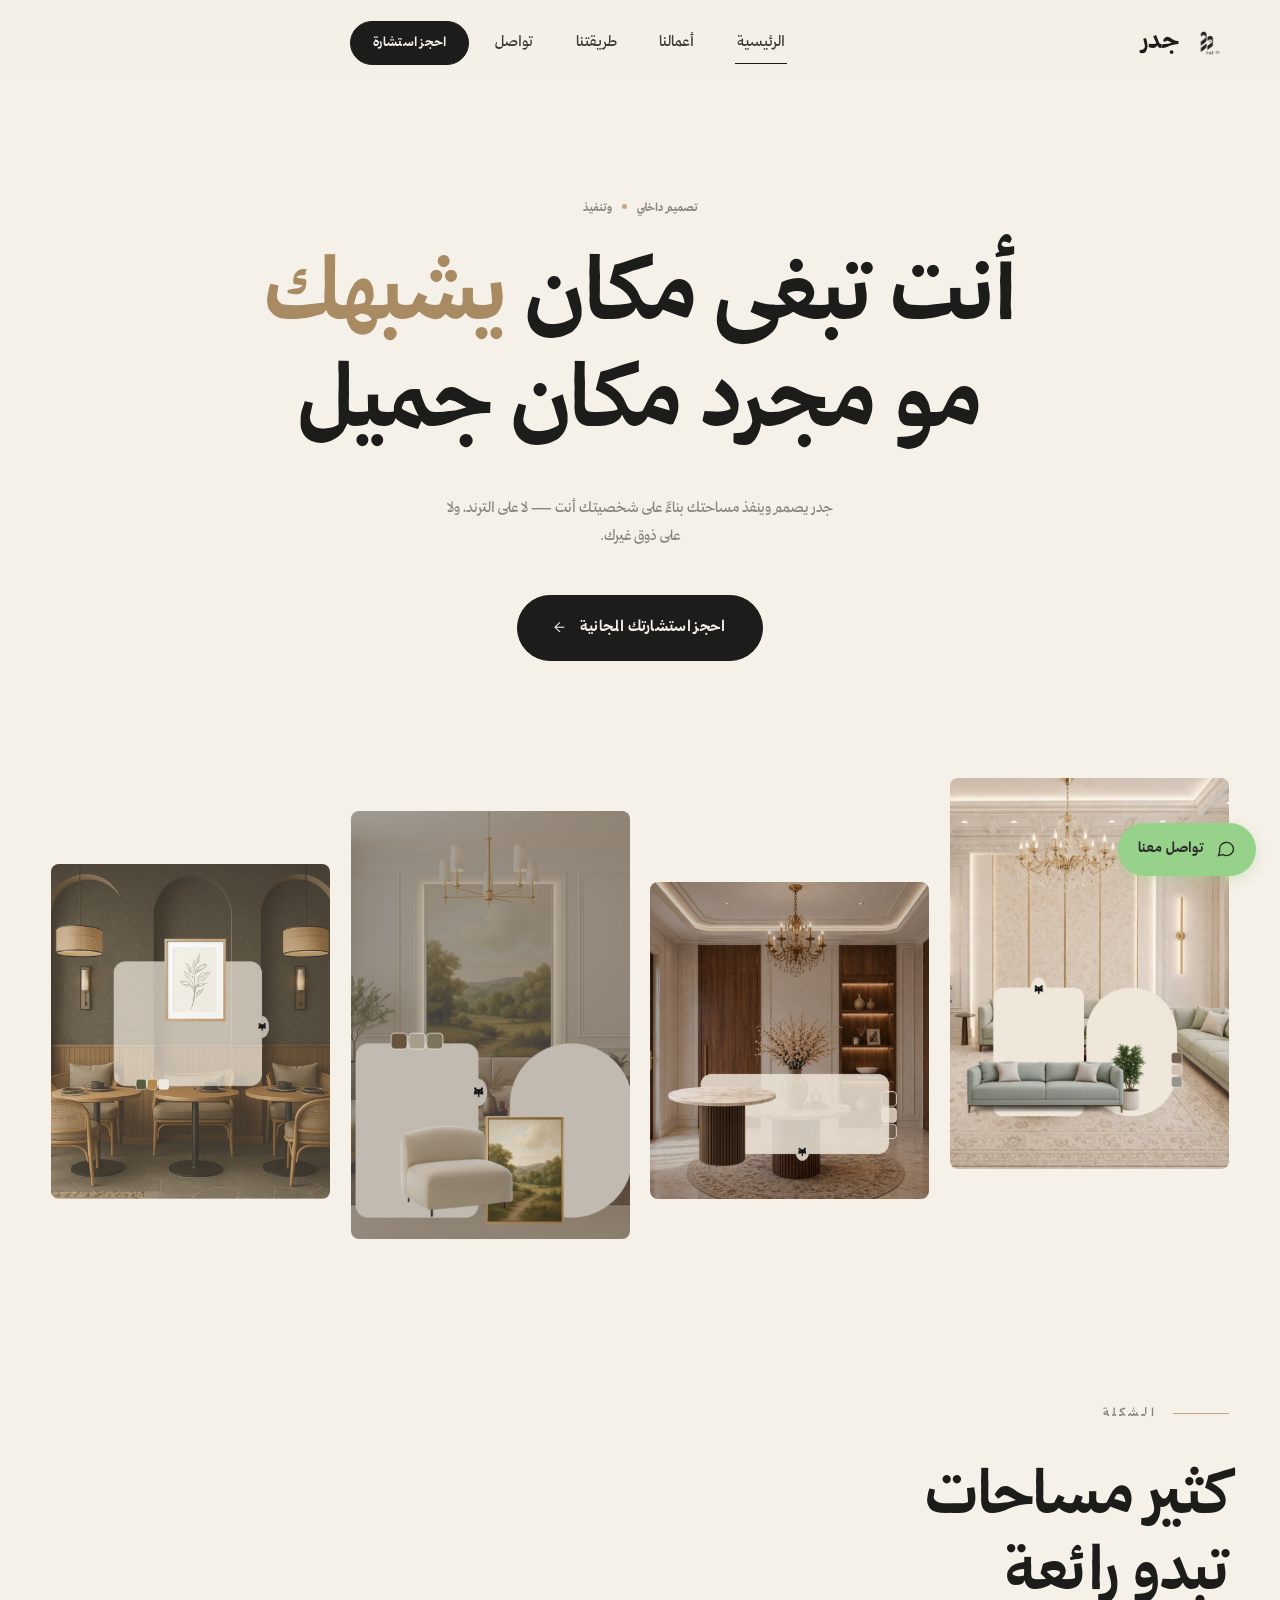
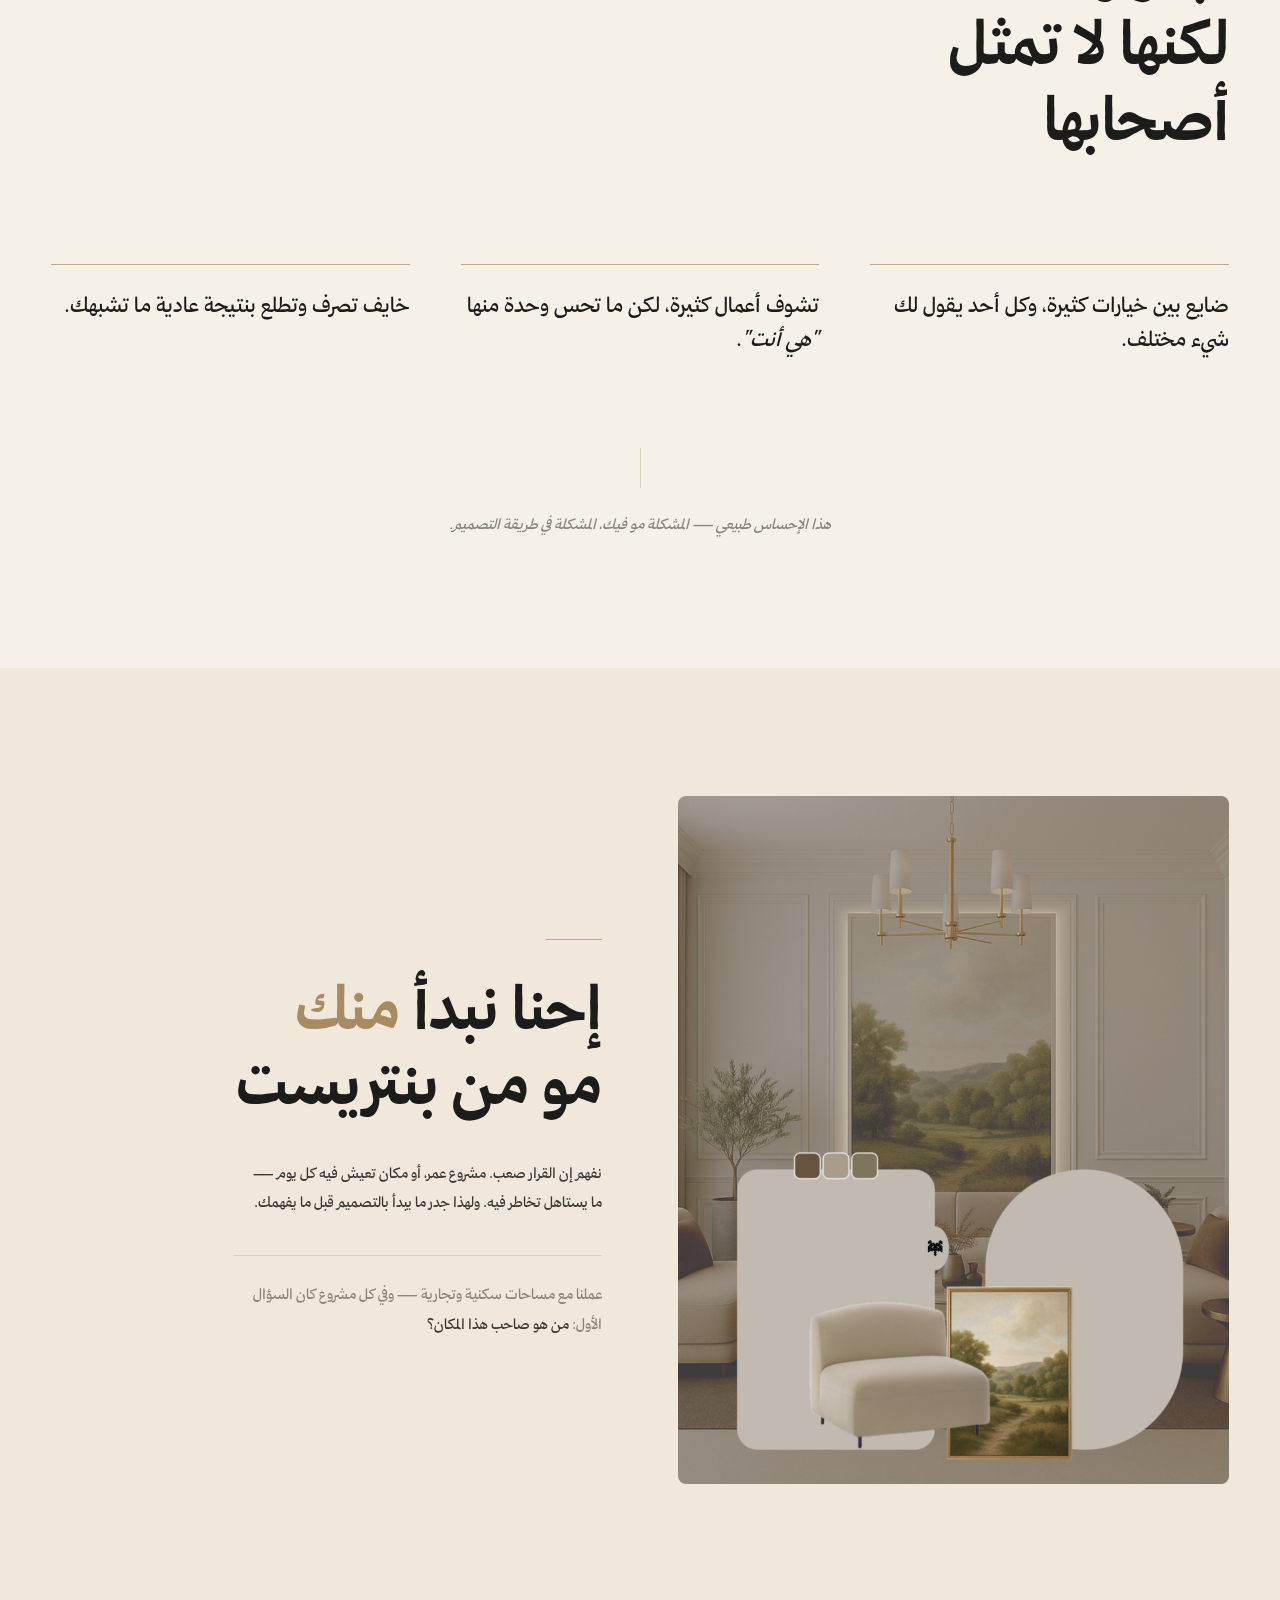
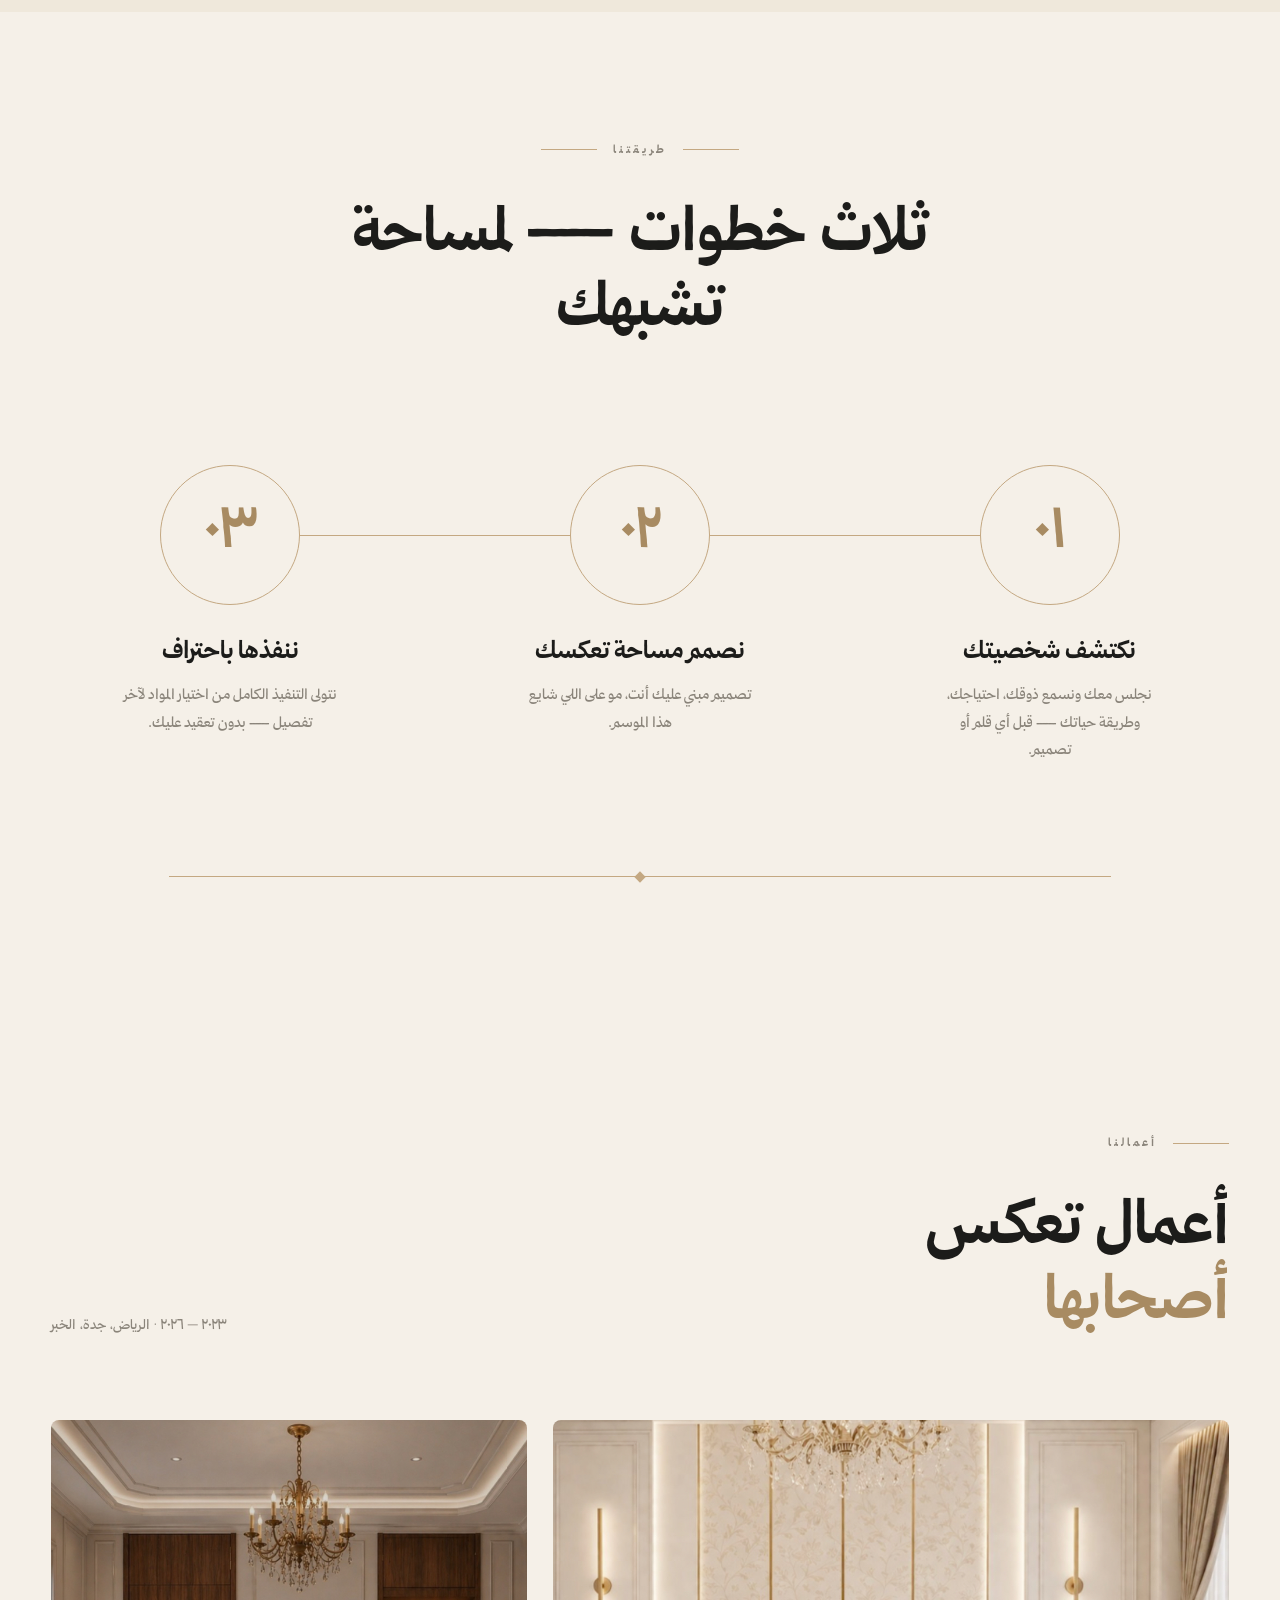
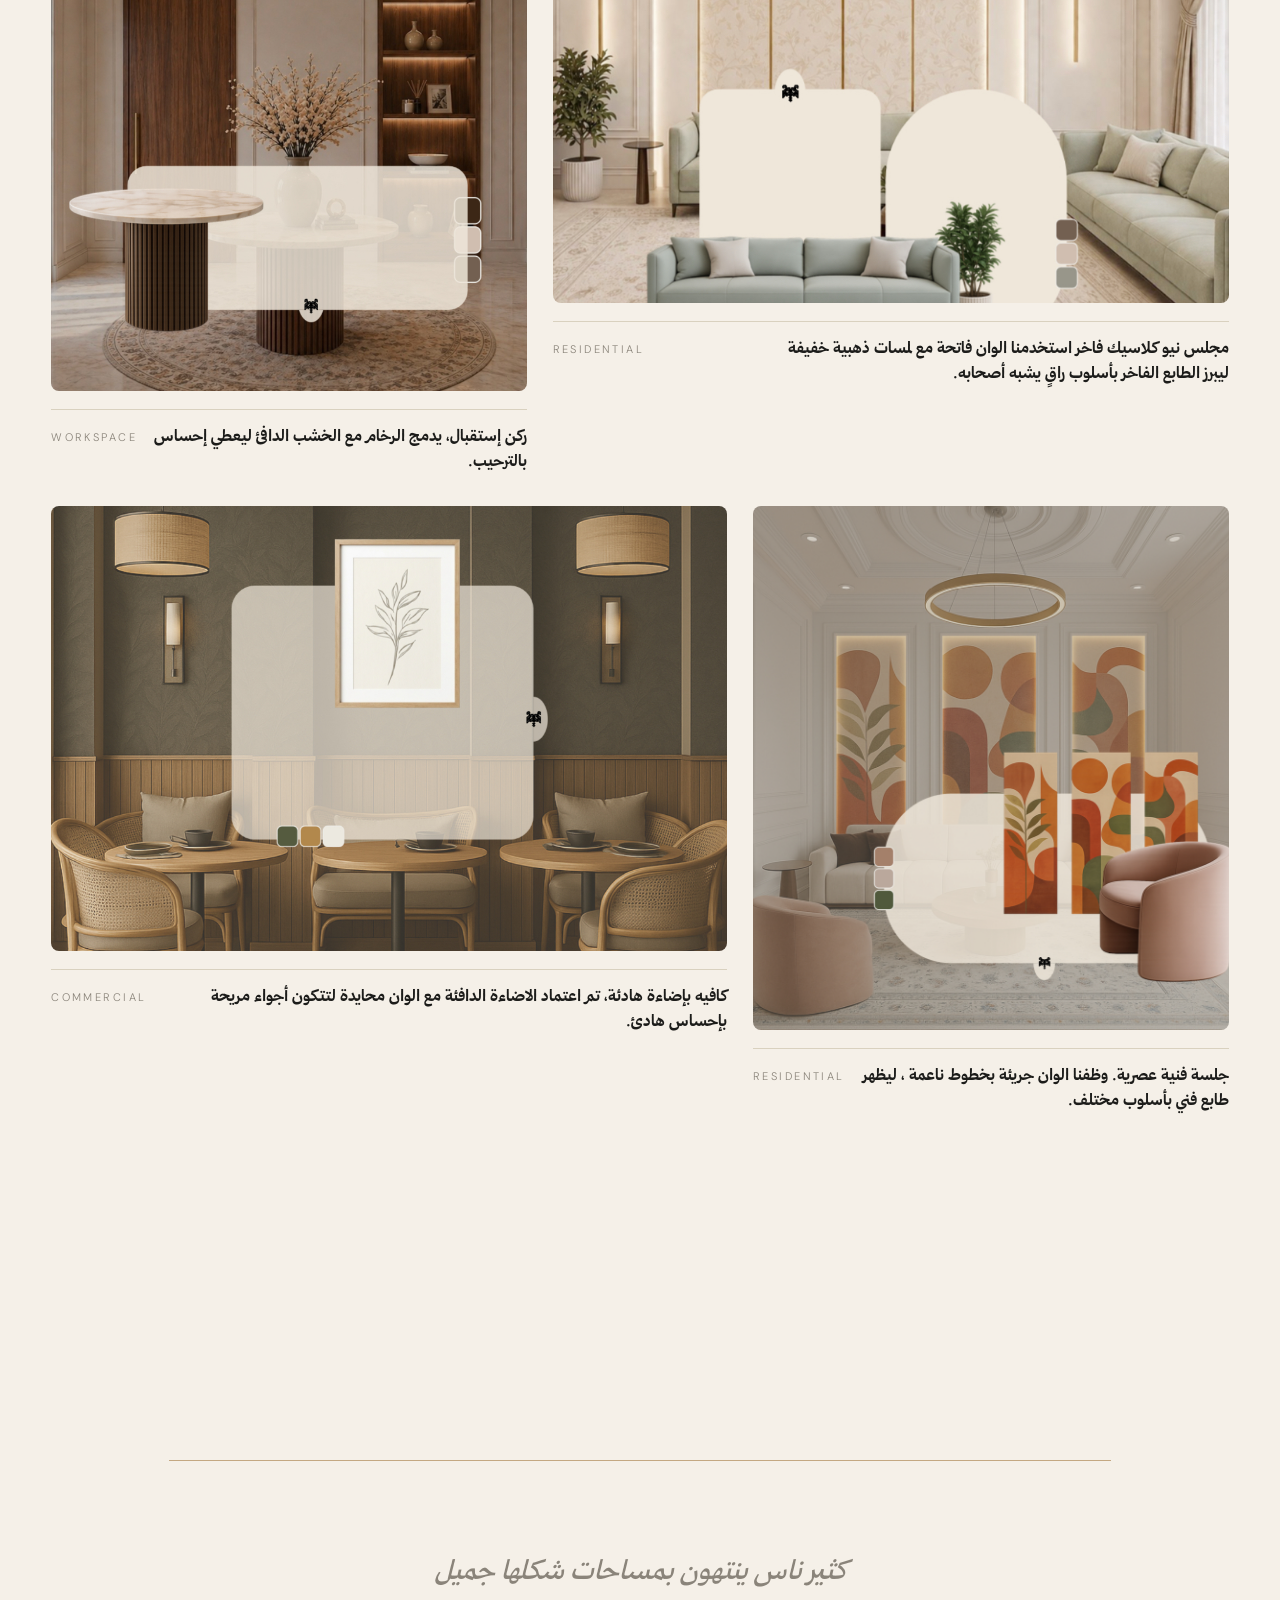
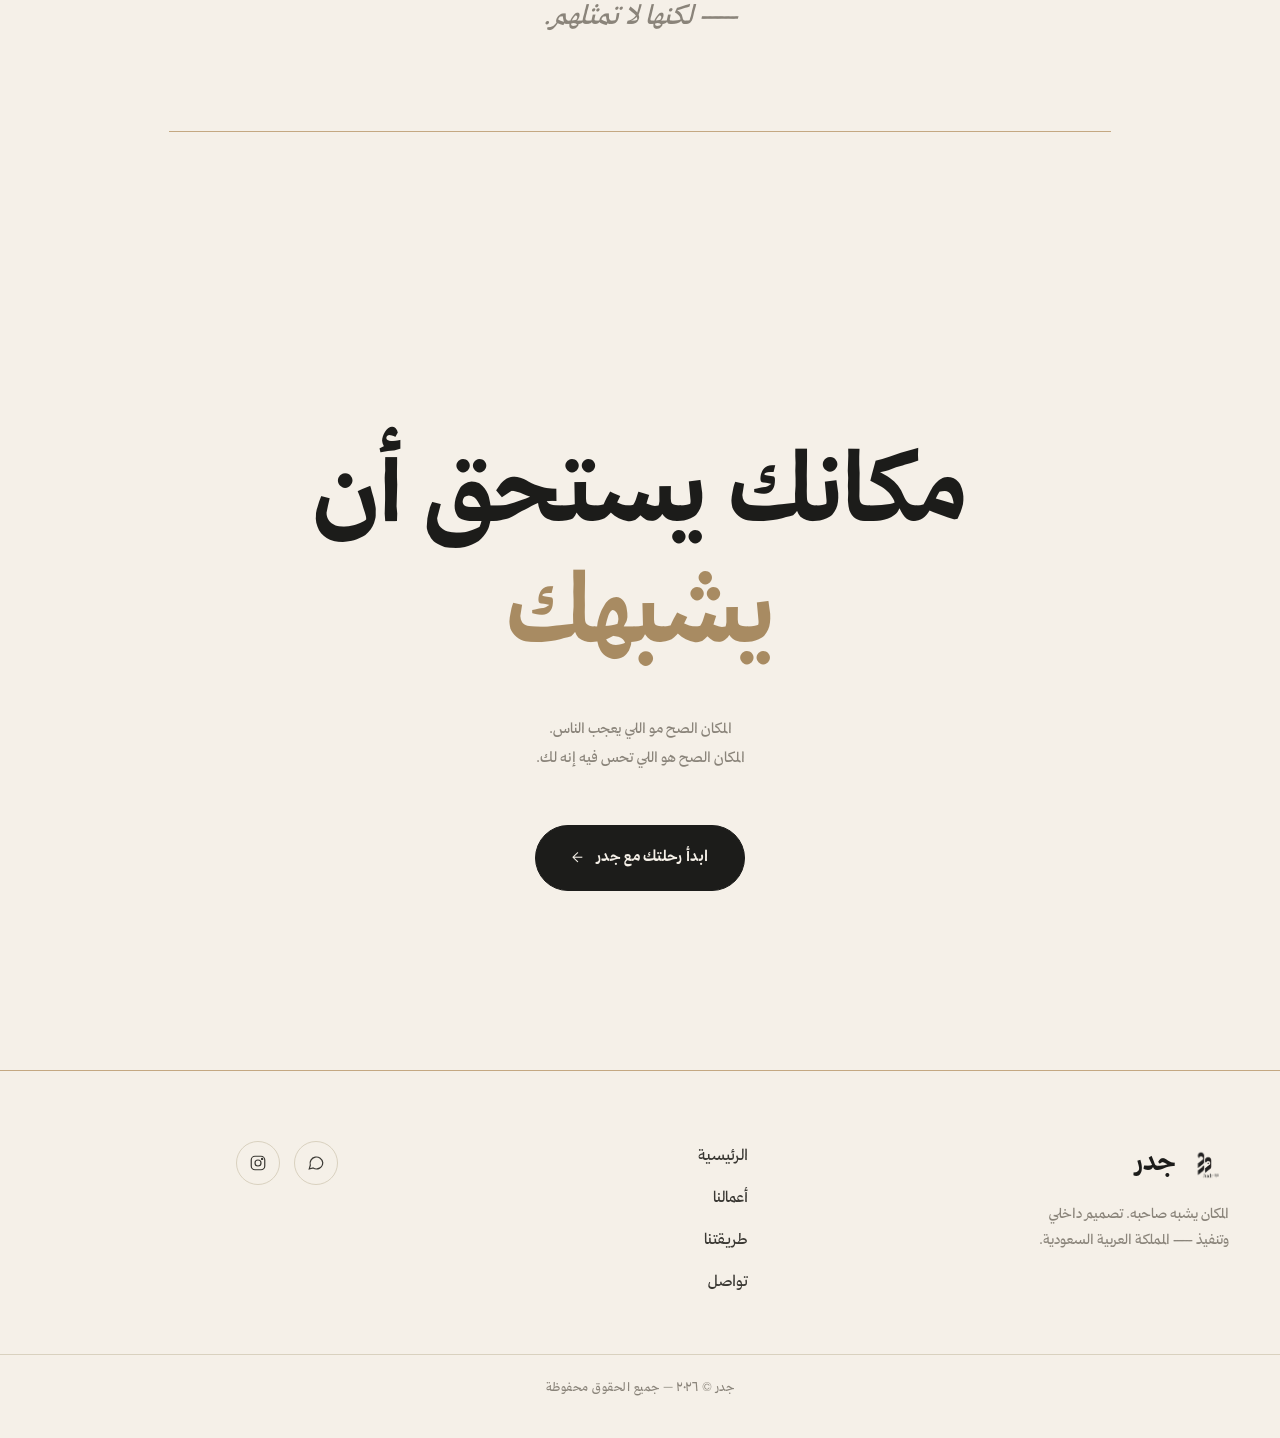
<file: index.html>
<!doctype html>
<html lang="ar" dir="rtl">
<head>
  <!-- Google Tag Manager -->
<script>(function(w,d,s,l,i){w[l]=w[l]||[];w[l].push({'gtm.start':
new Date().getTime(),event:'gtm.js'});var f=d.getElementsByTagName(s)[0],
j=d.createElement(s),dl=l!='dataLayer'?'&l='+l:'';j.async=true;j.src=
'https://www.googletagmanager.com/gtm.js?id='+i+dl;f.parentNode.insertBefore(j,f);
})(window,document,'script','dataLayer','GTM-W9QZ8F5P');</script>
<!-- End Google Tag Manager -->
<meta charset="utf-8" />
<meta name="viewport" content="width=device-width, initial-scale=1" />
<title>جدر — تصميم داخلي وتنفيذ</title>
<link rel="preconnect" href="https://fonts.googleapis.com">
<link rel="preconnect" href="https://fonts.gstatic.com" crossorigin>
<link href="https://fonts.googleapis.com/css2?family=Playfair+Display:ital,wght@0,400;0,500;0,600;0,700;1,400;1,500&family=DM+Sans:wght@300;400;500;600&display=swap" rel="stylesheet">
<link rel="stylesheet" href="style.css" />
</head>
<body>
<!-- Google Tag Manager (noscript) -->
<noscript><iframe src="https://www.googletagmanager.com/ns.html?id=GTM-W9QZ8F5P"
height="0" width="0" style="display:none;visibility:hidden"></iframe></noscript>
<!-- End Google Tag Manager (noscript) -->
<!-- ============== NAV ============== -->
<header class="nav" id="nav">
  <div class="wrap nav-inner">
    <a href="#" class="nav-brand" aria-label="جدر">
      <img src="assets/judr-logo.png" alt="" />
      <span class="word">جدر</span>
    </a>
    <nav class="nav-links" aria-label="الرئيسية">
      <a href="#" class="active">الرئيسية</a>
      <a href="#work">أعمالنا</a>
      <a href="#method">طريقتنا</a>
      <a href="#contact">تواصل</a>
    </nav>
    <div class="nav-cta">
      <a class="pill sm" href="https://judr-contact.melaha.co" target="_blank" rel="noopener">احجز استشارة</a>
    </div>
  </div>
</header>

<!-- ============== HERO ============== -->
<section class="hero">
  <div class="wrap">
    <span class="eyebrow-ar" style="line-height: 1; letter-spacing: 0px">تصميم داخلي<span class="dot"></span>وتنفيذ</span>
    <h1 class="reveal">
      أنت تبغى مكان <span class="accent">يشبهك</span><br/>
      مو مجرد مكان جميل
    </h1>
    <p class="sub reveal">جدر يصمم وينفذ مساحتك بناءً على شخصيتك أنت — لا على الترند، ولا على ذوق غيرك.</p>
    <a class="pill lg" href="https://judr-contact.melaha.co" target="_blank" rel="noopener">
      احجز استشارتك المجانية
      <span class="arrow">←</span>
    </a>

    <div class="strip">
      <div class="ph ph-1"><img src="assets/work-1.jpg" alt="مساحة سكنية" /></div>
      <div class="ph ph-2"><img src="assets/work-2.jpg" alt="استوديو" /></div>
      <div class="ph ph-3"><img src="assets/work-5.jpg" alt="منزل خاص" /></div>
      <div class="ph ph-4"><img src="assets/work-4.jpg" alt="مشروع تجاري" /></div>
    </div>
  </div>
</section>

<!-- ============== PROBLEM ============== -->
<section class="problem">
  <div class="wrap">
    <div class="problem-head">
      <div class="section-label"><span class="line"></span><span class="eyebrow-ar">المشكلة</span></div>
      <h2 class="reveal">كثير مساحات تبدو رائعة
لكنها لا تمثل أصحابها</h2>
    </div>

    <div class="pains">
      <div class="pain reveal">
        <p>ضايع بين خيارات كثيرة، وكل أحد يقول لك شيء مختلف.</p>
      </div>
      <div class="pain reveal">
        <p>تشوف أعمال كثيرة، لكن ما تحس وحدة منها <em style="font-style:italic">"هي أنت"</em>.</p>
      </div>
      <div class="pain reveal">
        <p>خايف تصرف وتطلع بنتيجة عادية ما تشبهك.</p>
      </div>
    </div>

    <p class="problem-foot">هذا الإحساس طبيعي — المشكلة مو فيك، المشكلة في طريقة التصميم.</p>
  </div>
</section>

<!-- ============== GUIDE ============== -->
<section class="guide">
  <div class="wrap">
    <div class="guide-grid">
      <div class="guide-img ph">
        <img src="assets/work-5.jpg" alt="منزل خاص - الرياض" />
      </div>
      <div class="reveal">
        <div class="section-label"><span class="line"></span><span class="eyebrow-ar">
</span></div>
        <h2>إحنا نبدأ <em>منك</em><br/>مو من بنتريست</h2>
        <p class="lede">نفهم إن القرار صعب. مشروع عمر، أو مكان تعيش فيه كل يوم — ما يستاهل تخاطر فيه. ولهذا جدر ما يبدأ بالتصميم قبل ما يفهمك.</p>
        <p class="proof">عملنا مع مساحات سكنية وتجارية — وفي كل مشروع كان السؤال الأول: <em style="color:var(--ink-soft);font-style:normal">من هو صاحب هذا المكان؟</em></p>
      </div>
    </div>
  </div>
</section>

<!-- ============== METHODOLOGY ============== -->
<section class="method" id="method">
  <div class="wrap">
    <div class="section-label center"><span class="line"></span><span class="eyebrow-ar">طريقتنا</span><span class="line"></span></div>
    <h2>ثلاث خطوات — لمساحة تشبهك</h2>

    <div class="timeline">
      <div class="timeline-track" aria-hidden="true"></div>
      <div class="steps">
        <div class="step reveal">
          <div class="num">٠١</div>
          <h3>نكتشف شخصيتك</h3>
          <p>نجلس معك ونسمع ذوقك، احتياجك، وطريقة حياتك — قبل أي قلم أو تصميم.</p>
        </div>
        <div class="step reveal">
          <div class="num">٠٢</div>
          <h3>نصمم مساحة تعكسك</h3>
          <p>تصميم مبني عليك أنت، مو على اللي شايع هذا الموسم.</p>
        </div>
        <div class="step reveal">
          <div class="num">٠٣</div>
          <h3>ننفذها باحتراف</h3>
          <p>نتولى التنفيذ الكامل من اختيار المواد لآخر تفصيل — بدون تعقيد عليك.</p>
        </div>
      </div>
    </div>

    <div class="method-divider" aria-hidden="true"></div>
  </div>
</section>

<!-- ============== WORK ============== -->
<section class="work" id="work">
  <div class="wrap">
    <div class="work-head">
      <div>
        <div class="section-label"><span class="line"></span><span class="eyebrow-ar">أعمالنا</span></div>
        <h2 class="reveal">أعمال تعكس<br/><em style="font-style:normal;color:var(--gold-deep);font-weight:700">أصحابها</em></h2>
      </div>
      <span class="meta">٢٠٢٣ — ٢٠٢٦ · الرياض، جدة، الخبر</span>
    </div>

    <div class="work-grid">
      <a class="work-card c1 reveal" href="#">
        <div class="ph"><img src="assets/work-1.jpg" alt="مساحة سكنية" /></div>
        <div class="meta-row">
          <p class="desc" style="font-family: Handicrafts">مجلس نيو كلاسيك فاخر استخدمنا الوان فاتحة مع لمسات ذهبية خفيفة<br/>ليبرز الطابع الفاخر بأسلوب راقٍ يشبه أصحابه.</p>
          <span class="tag">Residential</span>
        </div>
      </a>
      <a class="work-card c2 reveal" href="#">
        <div class="ph"><img src="assets/work-2.jpg" alt="استوديو مكتب" /></div>
        <div class="meta-row">
          <p class="desc">ركن إستقبال، يدمج الرخام مع الخشب الدافئ ليعطي إحساس بالترحيب.</p>
          <span class="tag">Workspace</span>
        </div>
      </a>
      <a class="work-card c3 reveal" href="#">
        <div class="ph"><img src="assets/work-3.jpg" alt="بيت عائلي" /></div>
        <div class="meta-row">
          <p class="desc">جلسة فنية عصرية. وظفنا الوان جريئة بخطوط ناعمة ، ليظهر طابع فني بأسلوب مختلف.</p>
          <span class="tag">Residential</span>
        </div>
      </a>
      <a class="work-card c4 reveal" href="#">
        <div class="ph"><img src="assets/work-4.jpg" alt="مشروع تجاري" /></div>
        <div class="meta-row">
          <p class="desc">كافيه بإضاءة هادئة، تم اعتماد الاضاءة الدافئة مع الوان محايدة لتتكون أجواء مريحة بإحساس هادئ.</p>
          <span class="tag">Commercial</span>
        </div>
      </a>
    </div>

    <div class="work-more">
      <a href="#"></a>
    </div>
  </div>
</section>

<!-- ============== FAILURE LINE ============== -->
<section class="failure">
  <div class="wrap">
    <div class="failure-rule" aria-hidden="true"></div>
    <p>كثير ناس ينتهون بمساحات شكلها جميل — لكنها لا تمثلهم.<br/></p>
    <div class="failure-rule" aria-hidden="true"></div>
  </div>
</section>

<!-- ============== FINAL CTA ============== -->
<section class="final" id="contact">
  <div class="wrap">
    <h2>مكانك يستحق أن <em>يشبهك</em></h2>
    <p>المكان الصح مو اللي يعجب الناس.<br/>المكان الصح هو اللي تحس فيه إنه لك.</p>
    <a class="pill lg" href="https://judr-contact.melaha.co" target="_blank" rel="noopener">
      ابدأ رحلتك مع جدر
      <span class="arrow">←</span>
    </a>
  </div>
</section>

<!-- ============== FOOTER ============== -->
<footer>
  <div class="wrap foot">
    <div class="foot-brand">
      <div class="row">
        <img src="assets/judr-logo.png" alt="" />
        <span class="word">جدر</span>
      </div>
      <p class="tag">المكان يشبه صاحبه. تصميم داخلي وتنفيذ — المملكة العربية السعودية.</p>
    </div>
    <div>
      <ul>
        <li><a href="#">الرئيسية</a></li>
        <li><a href="#work">أعمالنا</a></li>
        <li><a href="#method">طريقتنا</a></li>
        <li><a href="#contact">تواصل</a></li>
      </ul>
    </div>
    <div class="socials">
      <a href="https://api.whatsapp.com/send?phone=966533257733" target="_blank" rel="noopener" aria-label="WhatsApp">
        <svg viewBox="0 0 24 24" fill="none" stroke="currentColor" stroke-width="1.6"><path d="M21 11.5a8.38 8.38 0 0 1-12.8 7.13L3 20l1.4-5.1A8.5 8.5 0 1 1 21 11.5z"/></svg>
      </a>
      <a href="https://www.instagram.com/judr.sa/" target="_blank" rel="noopener" aria-label="Instagram">
        <svg viewBox="0 0 24 24" fill="none" stroke="currentColor" stroke-width="1.6"><rect x="3" y="3" width="18" height="18" rx="5"/><circle cx="12" cy="12" r="4"/><circle cx="17.5" cy="6.5" r=".8" fill="currentColor"/></svg>
      </a>
    </div>
  </div>
  <div class="wrap foot-base">
    جدر © ٢٠٢٦ — جميع الحقوق محفوظة
  </div>
</footer>

<!-- Floating WhatsApp Button -->
<a href="https://api.whatsapp.com/send?phone=966533257733" target="_blank" rel="noopener" class="whatsapp-float" aria-label="تواصل معنا عبر واتساب">
  <svg viewBox="0 0 24 24" fill="none" stroke="currentColor" stroke-width="1.6">
    <path d="M21 11.5a8.38 8.38 0 0 1-12.8 7.13L3 20l1.4-5.1A8.5 8.5 0 1 1 21 11.5z"/>
  </svg>
  <span>تواصل معنا</span>
</a>

<script src="script.js"></script>
</body>
</html>
</file>
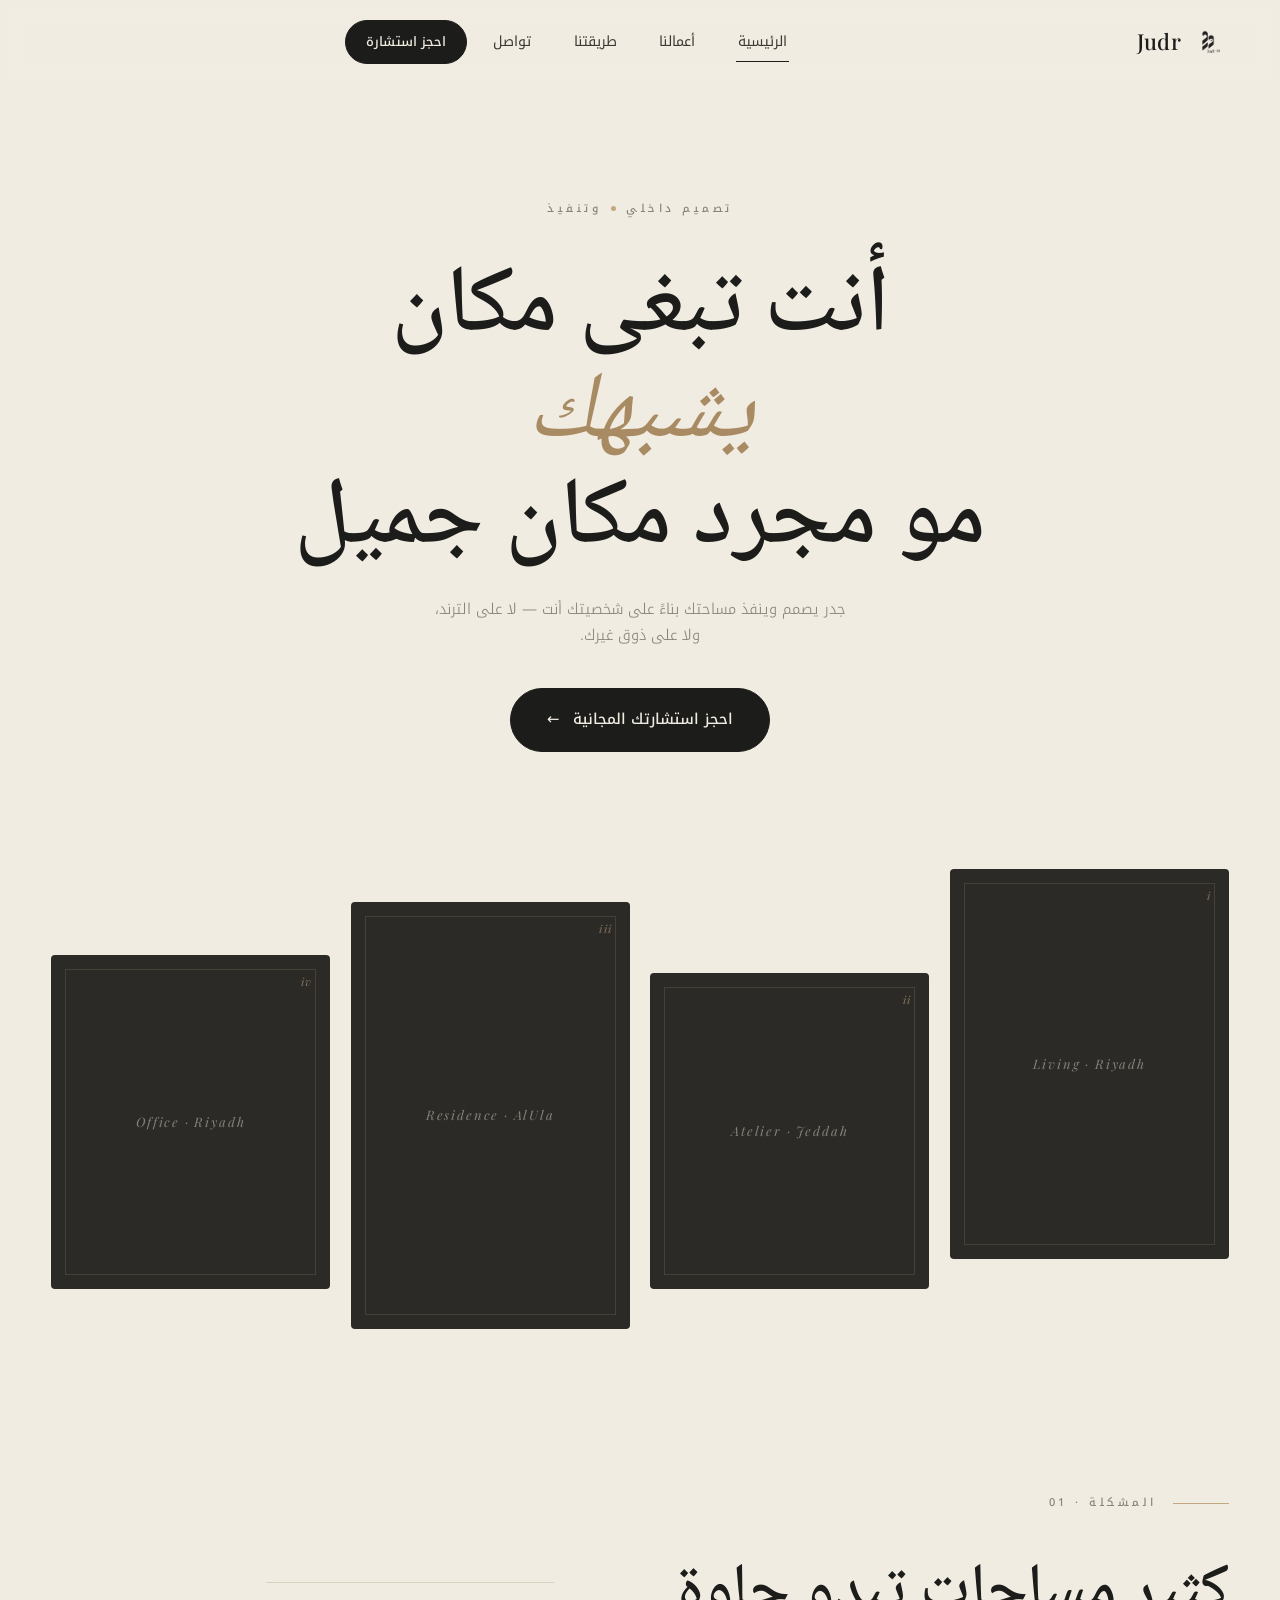
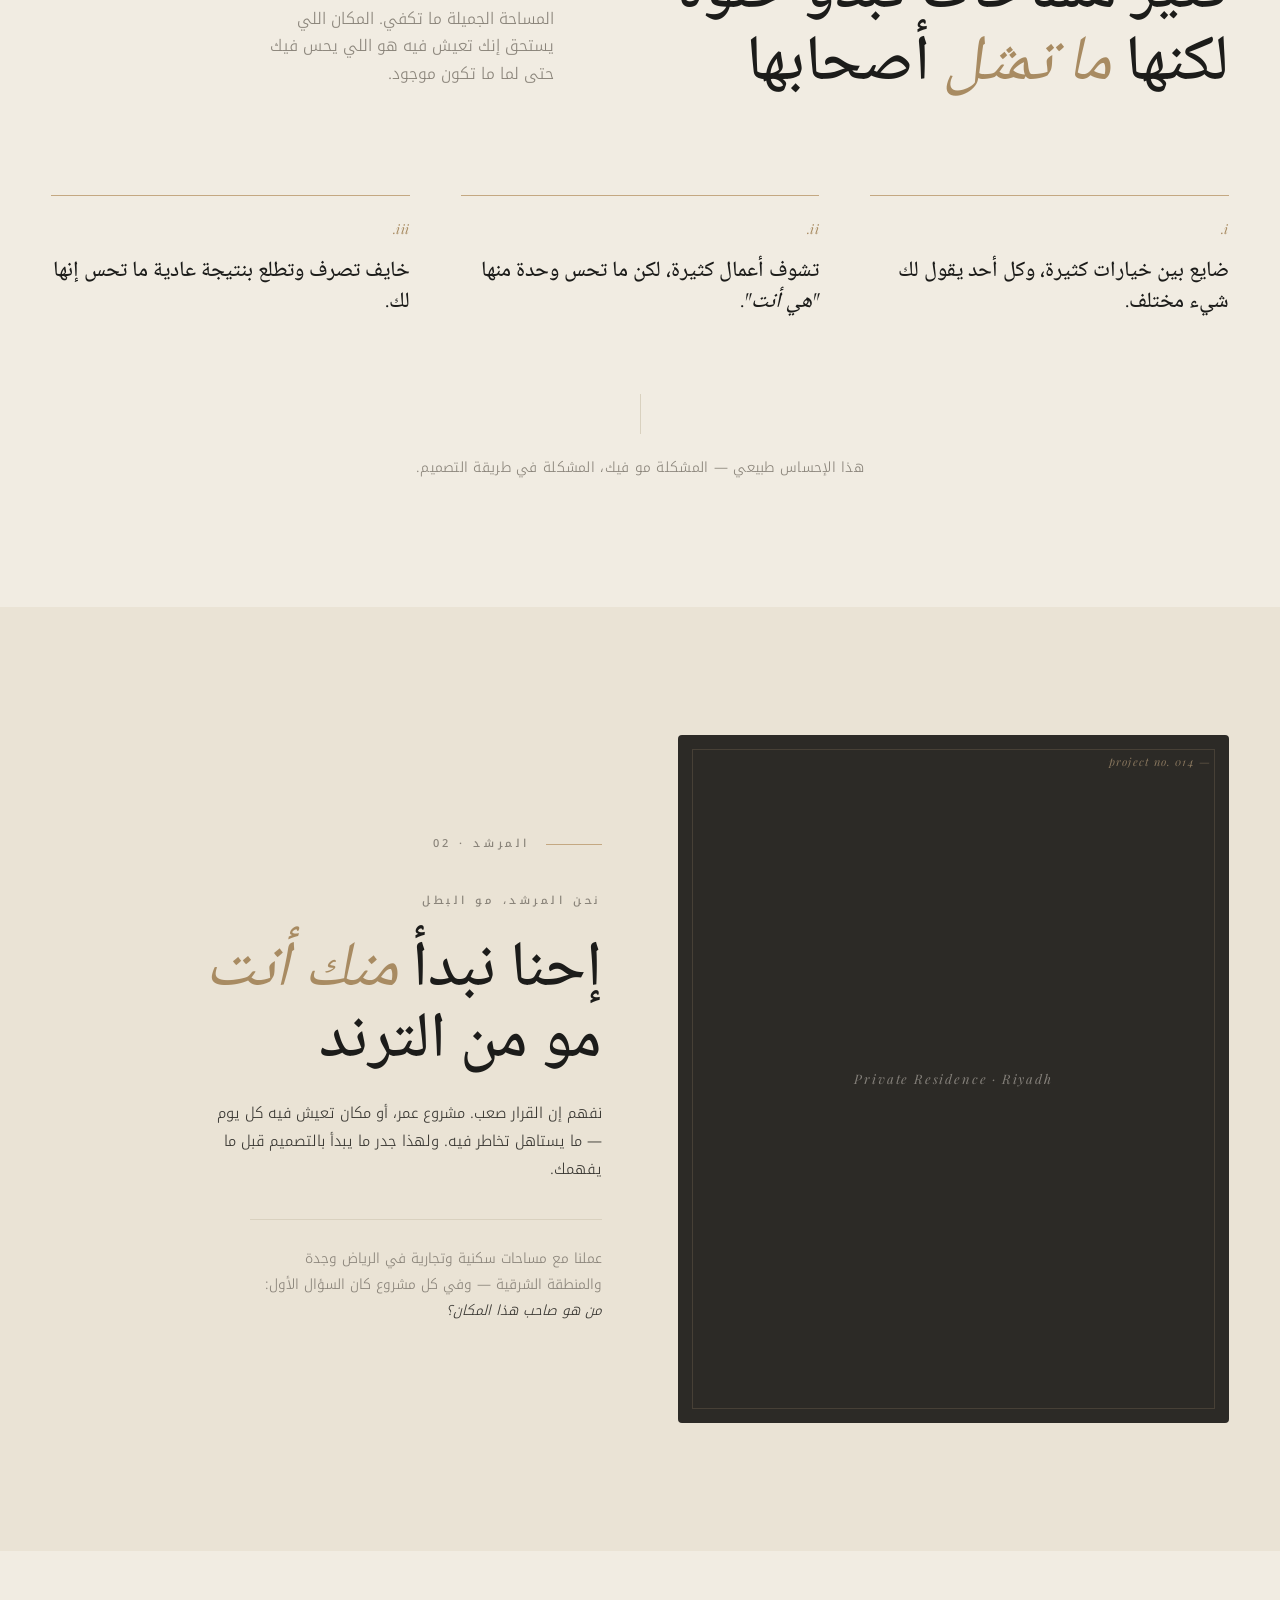
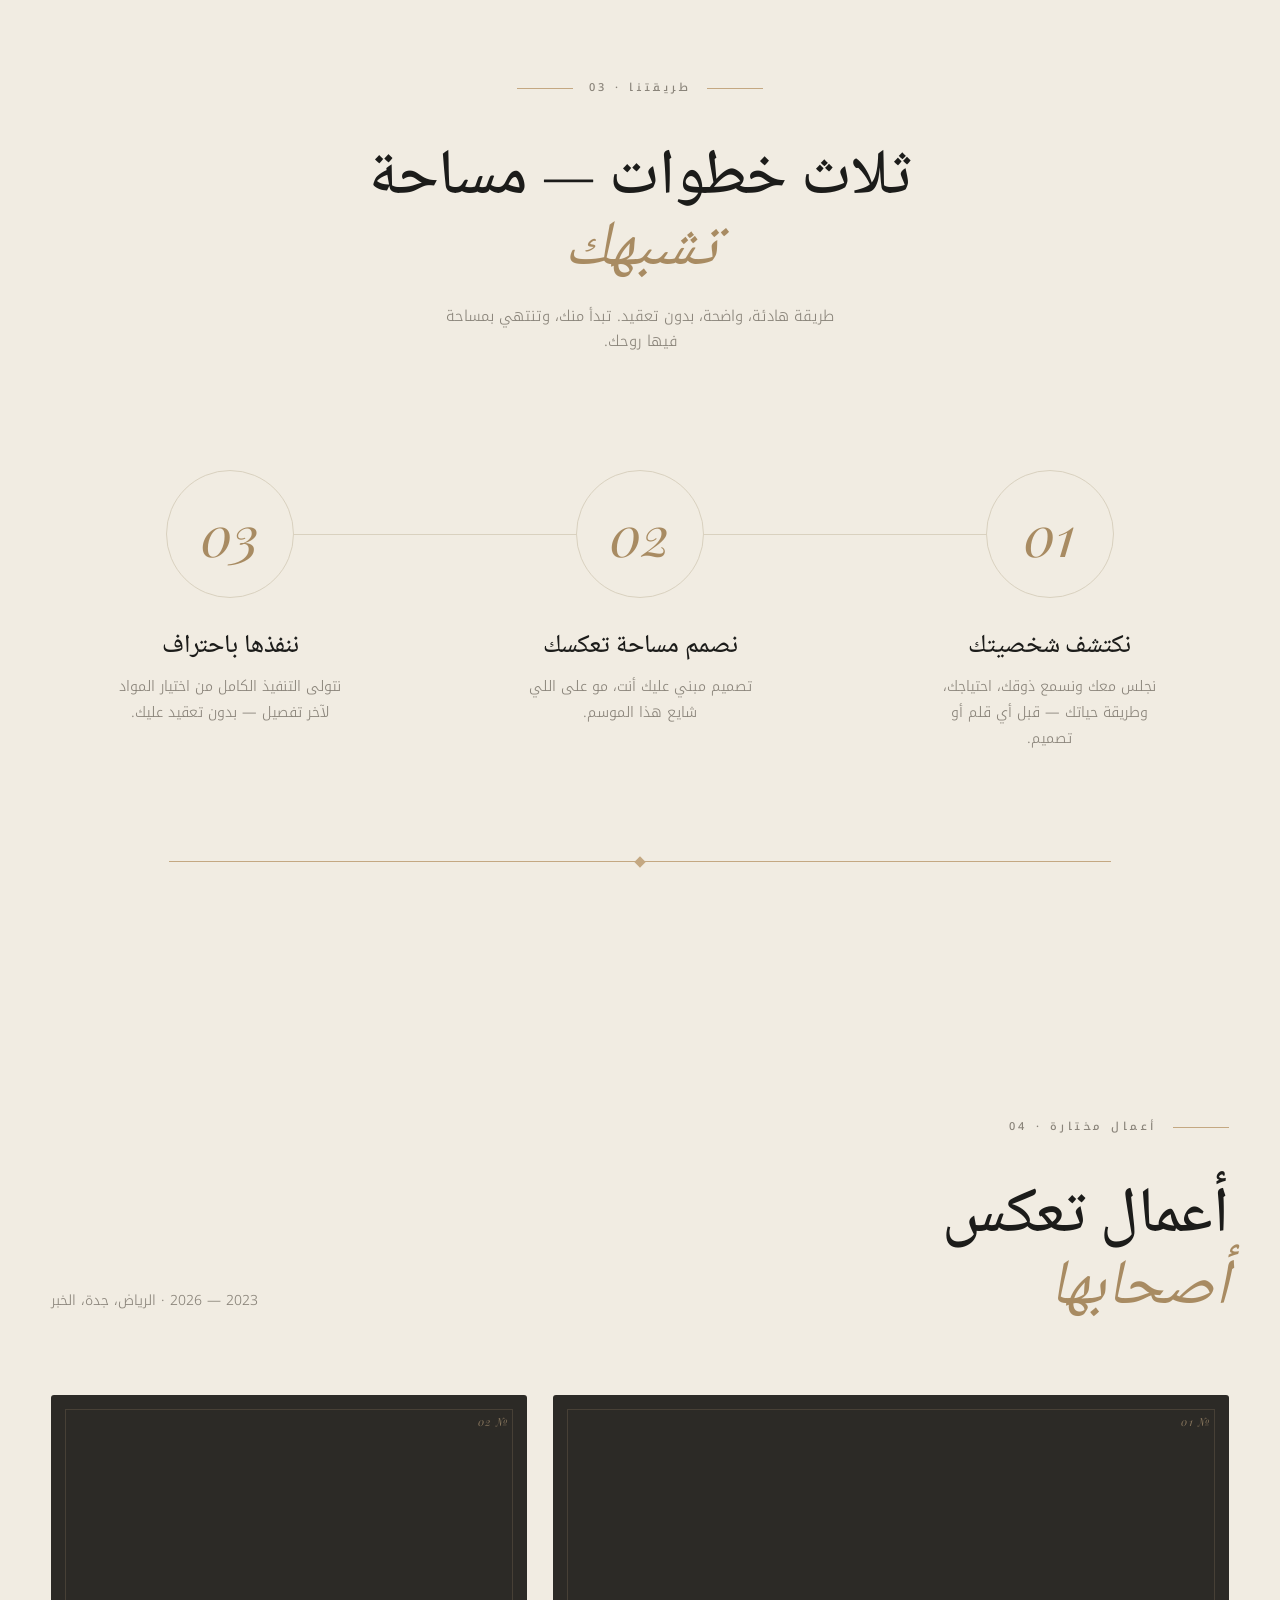
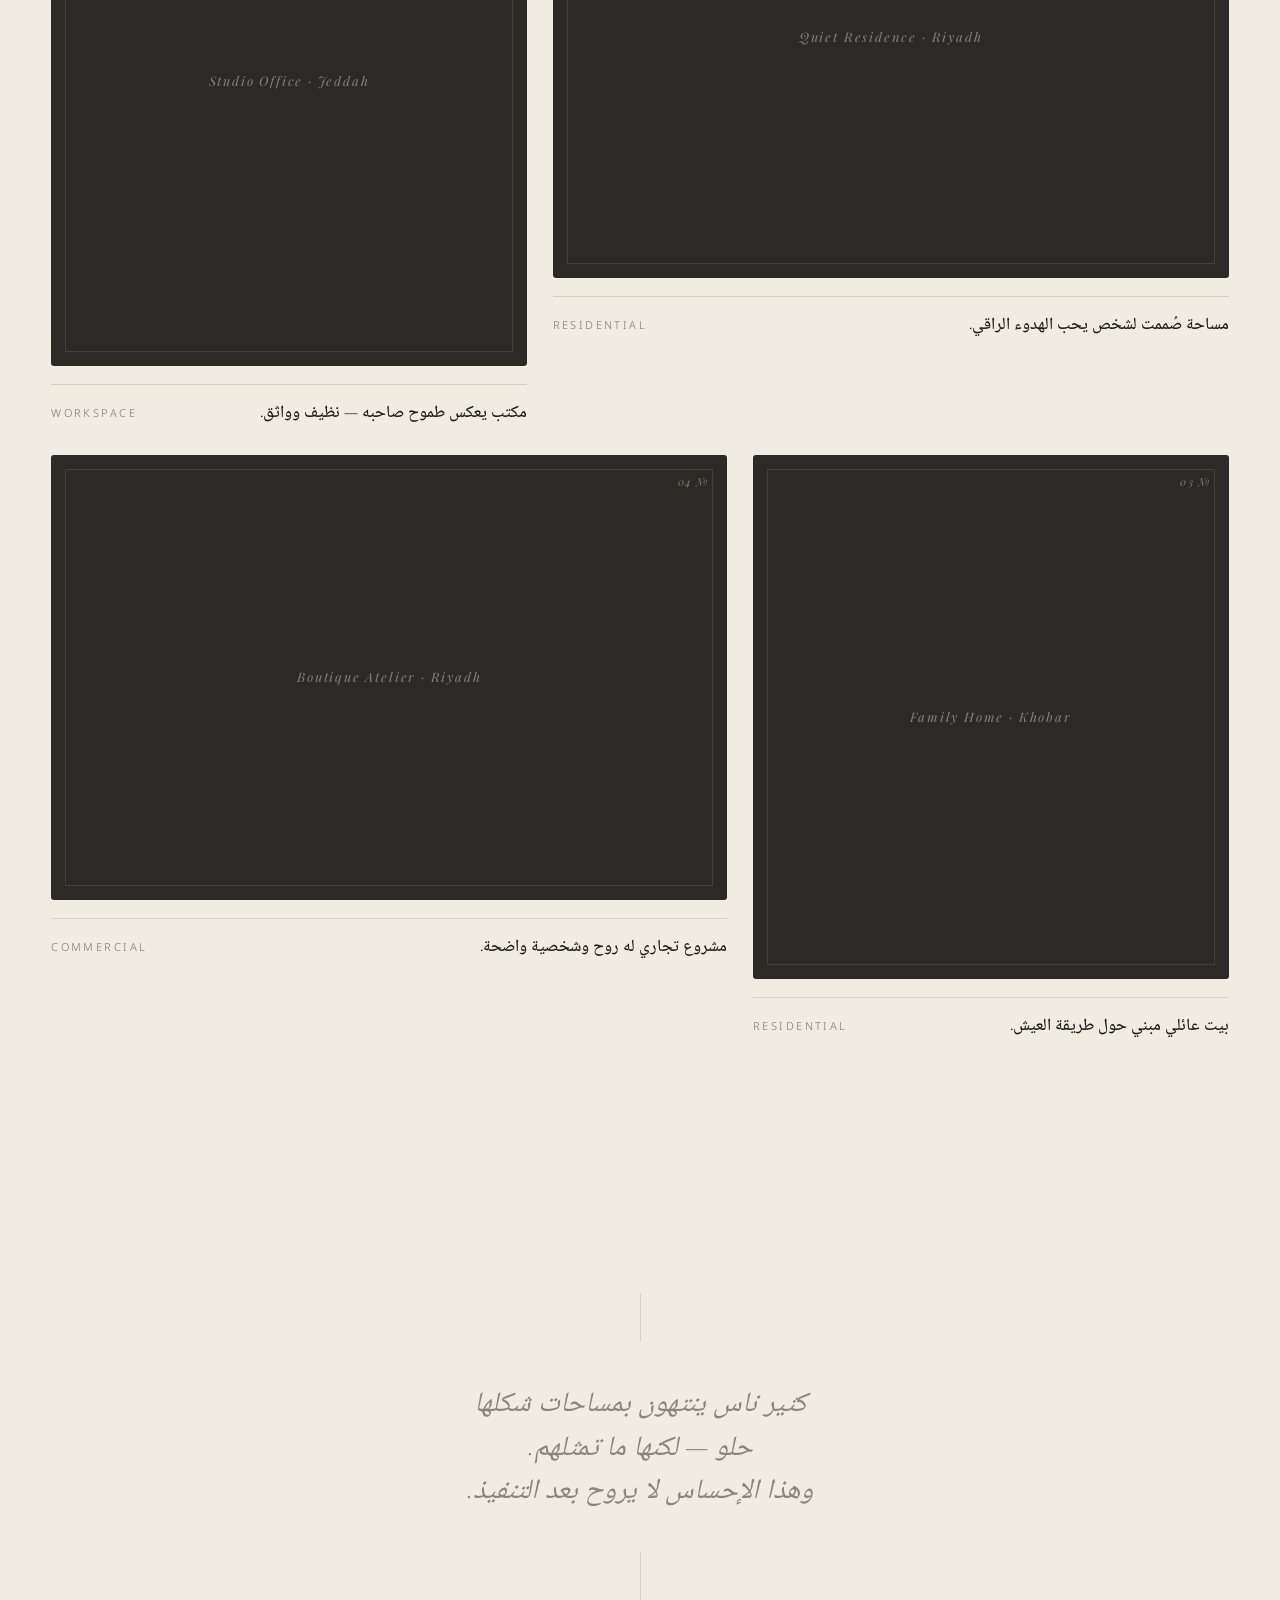
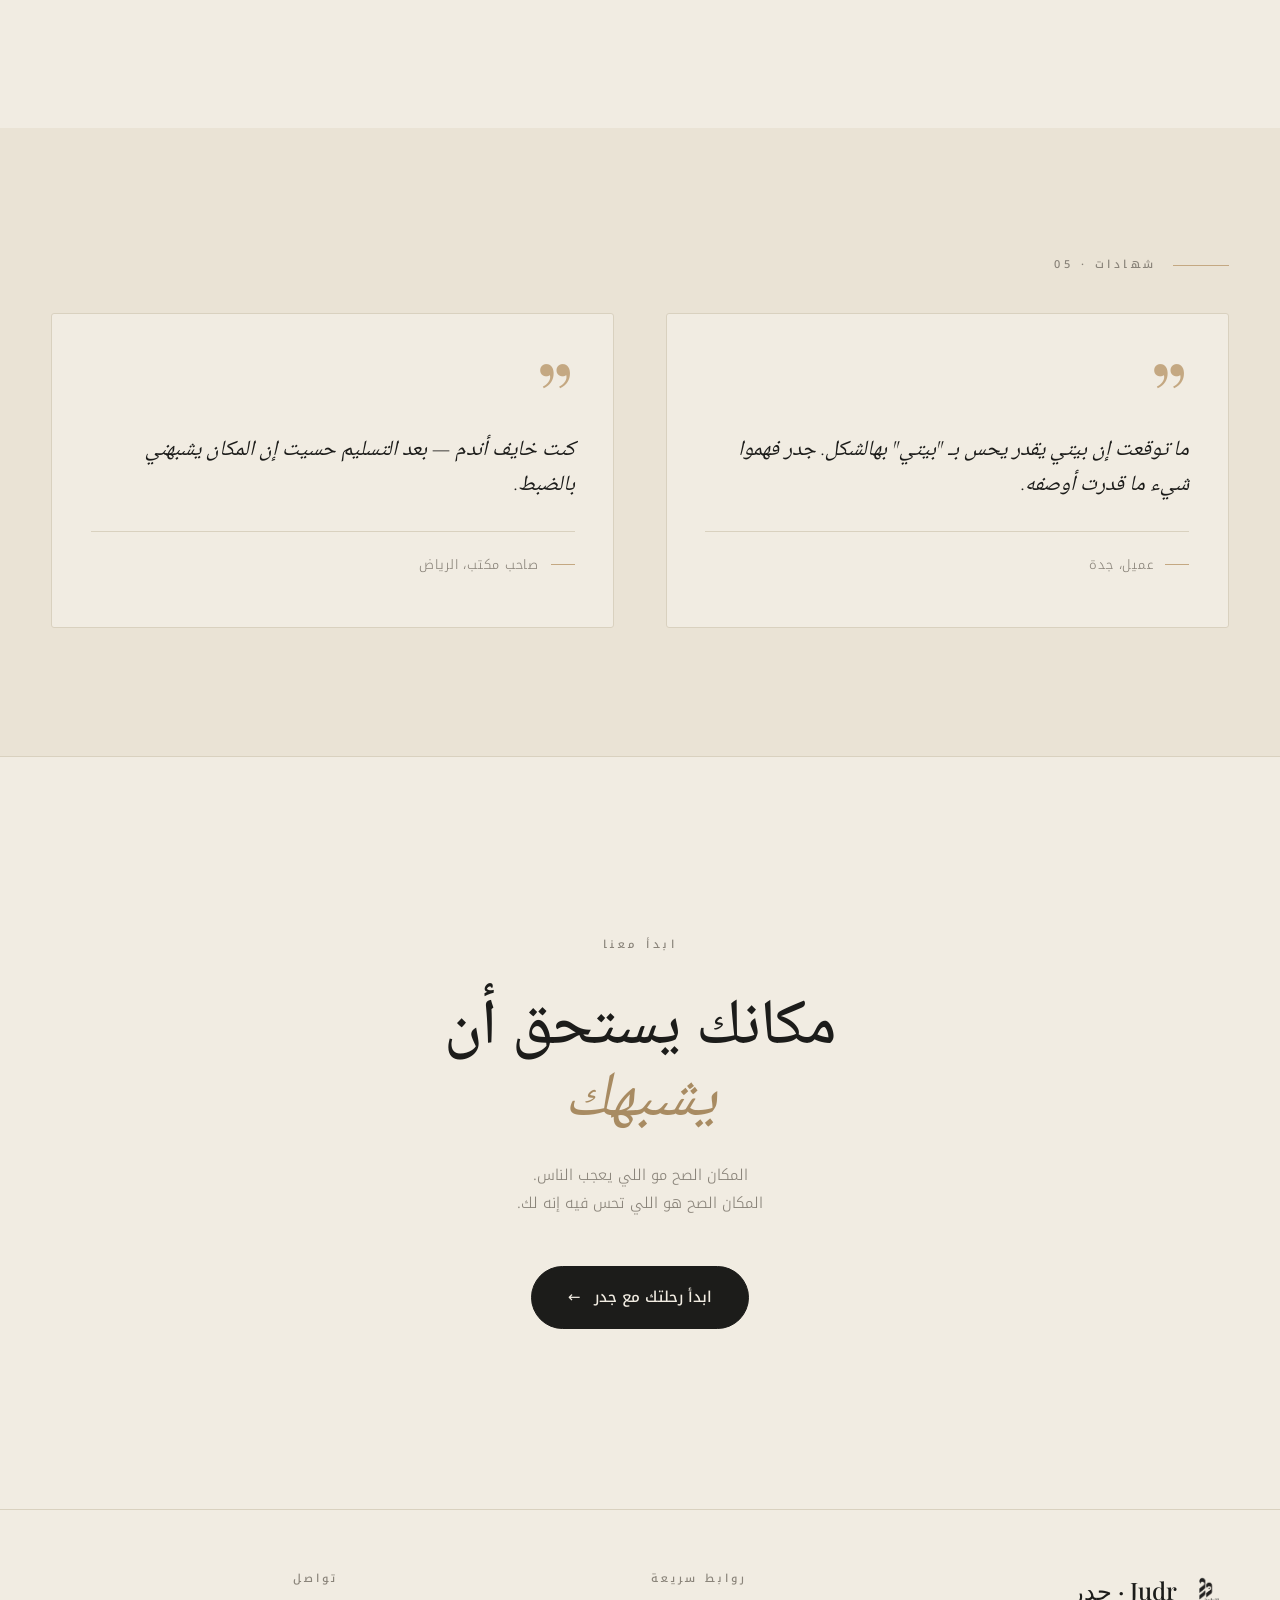
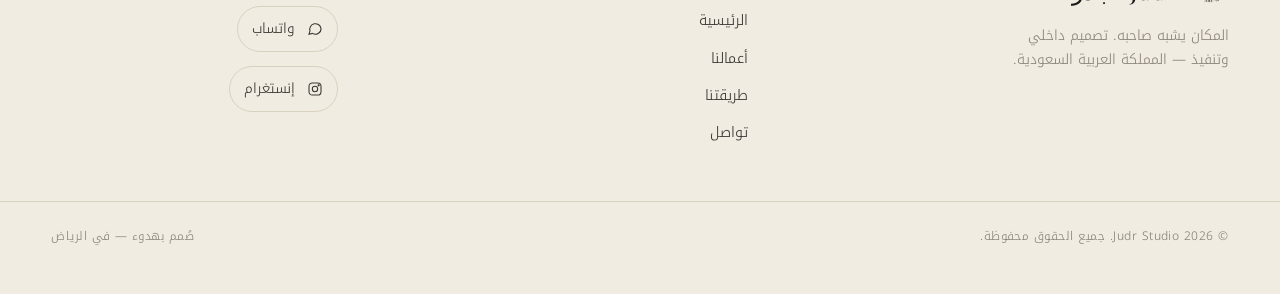
<file: Judr Landing v1.html>
<!doctype html>
<html lang="ar" dir="rtl">
<head>
<meta charset="utf-8" />
<meta name="viewport" content="width=device-width, initial-scale=1" />
<title>جدر — تصميم داخلي وتنفيذ</title>
<link rel="preconnect" href="https://fonts.googleapis.com">
<link rel="preconnect" href="https://fonts.gstatic.com" crossorigin>
<link href="https://fonts.googleapis.com/css2?family=Cormorant+Garamond:ital,wght@0,400;0,500;0,600;0,700;1,400;1,500&family=Playfair+Display:ital,wght@0,400;0,500;0,600;0,700;1,400&family=Noto+Naskh+Arabic:wght@400;500;600;700&family=Noto+Kufi+Arabic:wght@300;400;500;600;700&display=swap" rel="stylesheet">
<style>
  /* ---------- Tokens ---------- */
  :root{
    --linen: #F1ECE2;
    --linen-2: #EAE3D5;
    --linen-deep: #2C2A26;
    --ink: #1C1C1A;
    --ink-soft: #3A3833;
    --muted: #8A847A;
    --muted-2: #B5AE9F;
    --rule: #D9D1BF;
    --gold: #C4A882;
    --gold-deep: #A88B62;

    --serif-ar: "Cormorant Garamond", "Noto Naskh Arabic", "Playfair Display", serif;
    --serif-en: "Playfair Display", "Cormorant Garamond", serif;
    --sans-ar: "Noto Kufi Arabic", "Inter", system-ui, sans-serif;

    --maxw: 1280px;
    --gutter: clamp(20px, 4vw, 56px);
  }

  *{box-sizing:border-box}
  html,body{margin:0;padding:0}
  html{scroll-behavior:smooth}
  body{
    background: var(--linen);
    color: var(--ink);
    font-family: var(--sans-ar);
    font-weight: 300;
    font-size: 16px;
    line-height: 1.7;
    -webkit-font-smoothing: antialiased;
    text-rendering: optimizeLegibility;
  }
  img{max-width:100%;display:block}
  a{color:inherit;text-decoration:none}
  button{font:inherit;color:inherit;background:none;border:0;cursor:pointer}

  .wrap{max-width: var(--maxw); margin:0 auto; padding: 0 var(--gutter);}

  /* ---------- Typography ---------- */
  .eyebrow{
    font-family: var(--sans-ar);
    font-size: 11px;
    font-weight: 500;
    letter-spacing: .32em;
    color: var(--muted);
    text-transform: uppercase;
  }
  .eyebrow .dot{
    display:inline-block; width:5px; height:5px; border-radius:50%;
    background: var(--gold); margin: 0 10px 2px; vertical-align: middle;
  }
  h1,h2,h3{
    font-family: var(--serif-ar);
    font-weight: 500;
    color: var(--ink);
    margin: 0;
    line-height: 1.12;
    letter-spacing: -0.005em;
  }
  h1{ font-size: clamp(44px, 7.4vw, 108px); font-weight: 500; }
  h2{ font-size: clamp(34px, 5vw, 68px); font-weight: 500; }
  h3{ font-size: clamp(20px, 1.6vw, 26px); font-weight: 600; }
  p{margin:0}

  .lede{
    font-family: var(--sans-ar);
    color: var(--ink-soft);
    font-size: clamp(15px, 1.15vw, 18px);
    font-weight: 300;
    line-height: 1.85;
  }
  .muted{ color: var(--muted); }

  /* ---------- Buttons ---------- */
  .pill{
    display:inline-flex; align-items:center; gap: 14px;
    padding: 14px 28px;
    border-radius: 999px;
    font-family: var(--sans-ar);
    font-size: 14px; font-weight: 500;
    background: var(--ink); color: var(--linen);
    transition: transform .25s ease, background .25s ease;
    border: 1px solid var(--ink);
  }
  .pill:hover{ background: #000; transform: translateY(-1px); }
  .pill .arrow{ display:inline-block; transition: transform .3s ease; }
  .pill:hover .arrow{ transform: translateX(-4px); }
  .pill.lg{ padding: 18px 36px; font-size: 15px; }
  .pill.ghost{
    background: transparent; color: var(--ink); border-color: var(--ink);
  }
  .pill.ghost:hover{ background: var(--ink); color: var(--linen); }

  .pill.sm{ padding: 10px 20px; font-size: 13px; }

  /* ---------- Nav ---------- */
  .nav{
    position: sticky; top: 0; z-index: 50;
    background: color-mix(in oklab, var(--linen) 92%, transparent);
    backdrop-filter: saturate(140%) blur(8px);
    -webkit-backdrop-filter: saturate(140%) blur(8px);
    border-bottom: 1px solid transparent;
    transition: border-color .3s ease, background .3s ease;
  }
  .nav.is-stuck{ border-bottom-color: var(--rule); }
  .nav-inner{
    display:grid;
    grid-template-columns: 1fr auto 1fr;
    align-items:center;
    height: 84px;
    gap: 24px;
  }
  .nav-brand{ display:flex; align-items:center; gap: 12px; }
  .nav-brand img{ width: 36px; height: 36px; object-fit: contain; }
  .nav-brand .word{
    font-family: var(--serif-en); font-size: 22px; font-weight: 500; letter-spacing: .01em;
  }
  .nav-links{
    display:flex; justify-content:center; gap: clamp(20px, 3vw, 44px);
    font-size: 14px; font-weight: 400; color: var(--ink-soft);
  }
  .nav-links a{
    position: relative; padding: 8px 2px;
    transition: color .25s ease;
  }
  .nav-links a::after{
    content:""; position:absolute; right:0; left:0; bottom: 0;
    height: 1px; background: var(--ink);
    transform: scaleX(0); transform-origin: right;
    transition: transform .35s ease;
  }
  .nav-links a:hover::after, .nav-links a.active::after{ transform: scaleX(1); }
  .nav-cta{ display:flex; justify-content: flex-start; }

  /* ---------- Hero ---------- */
  .hero{
    padding-top: clamp(60px, 9vw, 130px);
    padding-bottom: clamp(40px, 6vw, 80px);
    text-align: center;
    position: relative;
  }
  .hero .eyebrow{ display:block; margin-bottom: 28px; }
  .hero h1{
    max-width: 16ch;
    margin: 0 auto;
  }
  .hero h1 .accent{
    font-family: var(--serif-ar);
    font-style: italic;
    color: var(--gold-deep);
    font-weight: 400;
  }
  .hero .sub{
    max-width: 46ch;
    margin: 32px auto 40px;
    color: var(--muted);
    font-size: clamp(15px, 1.1vw, 17px);
  }

  /* hero photo strip — staggered */
  .strip{
    margin-top: clamp(60px, 9vw, 110px);
    display: grid;
    grid-template-columns: repeat(12, 1fr);
    gap: clamp(12px, 1.6vw, 22px);
    align-items: end;
  }
  .strip .ph{ border-radius: 4px; overflow:hidden; position: relative; }
  .strip .ph-1{ grid-column: 1 / span 3; aspect-ratio: 3/4.2; transform: translateY(-30px);}
  .strip .ph-2{ grid-column: 4 / span 3; aspect-ratio: 3/3.4;}
  .strip .ph-3{ grid-column: 7 / span 3; aspect-ratio: 3/4.6; transform: translateY(40px);}
  .strip .ph-4{ grid-column: 10 / span 3; aspect-ratio: 3/3.6;}

  /* ---------- Section frame ---------- */
  section{ padding: clamp(80px, 10vw, 160px) 0; }
  .section-label{
    display:flex; align-items:center; gap: 16px;
    margin-bottom: clamp(28px, 3vw, 44px);
  }
  .section-label .line{
    flex: 0 0 56px; height:1px; background: var(--gold);
  }
  .section-label.center{ justify-content:center; }

  /* ---------- Problem ---------- */
  .problem h2{ max-width: 22ch; }
  .problem-head{
    display:grid; grid-template-columns: 1.1fr .9fr; gap: 60px;
    align-items: end;
    margin-bottom: clamp(60px, 8vw, 100px);
  }
  .problem-head .aside{
    color: var(--muted); padding-bottom: 8px;
    max-width: 32ch;
    border-top: 1px solid var(--rule);
    padding-top: 22px;
  }
  .pains{
    display:grid; grid-template-columns: repeat(3, 1fr); gap: clamp(28px, 4vw, 56px);
  }
  .pain{
    border-top: 1px solid var(--gold);
    padding-top: 22px;
  }
  .pain .num{
    font-family: var(--serif-en);
    font-style: italic;
    color: var(--gold-deep);
    font-size: 13px;
    letter-spacing: .04em;
    margin-bottom: 14px;
  }
  .pain p{
    font-family: var(--serif-ar);
    font-size: clamp(20px, 1.7vw, 26px);
    line-height: 1.45;
    color: var(--ink);
    font-weight: 500;
  }
  .problem-foot{
    margin-top: clamp(50px, 6vw, 80px);
    text-align: center;
    color: var(--muted);
    font-size: 14px;
    letter-spacing: .02em;
  }
  .problem-foot::before{
    content:""; display:block; width:1px; height:40px; background: var(--rule); margin: 0 auto 22px;
  }

  /* ---------- Guide ---------- */
  .guide{ background: var(--linen-2); }
  .guide-grid{
    display:grid; grid-template-columns: 1fr 1fr; gap: clamp(40px, 6vw, 90px);
    align-items: center;
  }
  .guide-img{
    aspect-ratio: 4 / 5;
    border-radius: 4px; overflow:hidden;
  }
  .guide h2{ margin: 18px 0 28px; max-width: 14ch; }
  .guide h2 em{
    font-style: italic; color: var(--gold-deep); font-weight: 400;
  }
  .guide .lede{ max-width: 44ch; }
  .guide .proof{
    margin-top: 36px;
    padding-top: 26px;
    border-top: 1px solid var(--rule);
    color: var(--muted);
    font-size: 14px;
    line-height: 1.85;
    max-width: 44ch;
  }

  /* ---------- Methodology ---------- */
  .method{ text-align:center; }
  .method h2{ max-width: 18ch; margin: 0 auto; }
  .method h2 em{ font-style: italic; color: var(--gold-deep); font-weight: 400;}
  .method-intro{
    margin: 24px auto 0;
    color: var(--muted);
    max-width: 46ch;
    font-size: 15px;
  }
  .timeline{
    margin-top: clamp(70px, 9vw, 120px);
    position: relative;
  }
  .timeline-track{
    position: absolute;
    top: 64px;
    right: 12%; left: 12%;
    height: 1px; background: var(--rule);
  }
  .timeline-track::before, .timeline-track::after{
    content:""; position:absolute; top:50%; width:7px; height:7px; border-radius:50%;
    background: var(--gold); transform: translateY(-50%);
  }
  .timeline-track::before{ right: -3px; }
  .timeline-track::after{ left: -3px; }
  .steps{
    display:grid; grid-template-columns: repeat(3,1fr);
    gap: clamp(24px, 4vw, 56px);
    position: relative;
  }
  .step{
    text-align: center;
    padding: 0 8px;
  }
  .step .num{
    display:flex; align-items:center; justify-content:center;
    width: 128px; height: 128px;
    margin: 0 auto;
    border: 1px solid var(--rule);
    border-radius: 50%;
    background: var(--linen);
    font-family: var(--serif-en);
    font-style: italic;
    font-size: 56px;
    font-weight: 400;
    color: var(--gold-deep);
    position: relative;
  }
  .step .num::before{
    content:""; position:absolute; inset: 8px;
    border: 1px solid transparent;
    border-radius: 50%;
    transition: border-color .4s ease;
  }
  .step:hover .num::before{ border-color: var(--gold); }
  .step h3{
    margin-top: 32px;
    font-family: var(--serif-ar);
    font-size: clamp(22px, 2vw, 30px);
    font-weight: 500;
  }
  .step p{
    margin: 14px auto 0;
    color: var(--muted);
    max-width: 28ch;
    font-size: 14.5px;
    line-height: 1.8;
  }
  .method-divider{
    margin: clamp(70px, 9vw, 110px) auto 0;
    width: 80%; height: 1px; background: var(--gold);
    position: relative;
  }
  .method-divider::before{
    content:""; position:absolute; top:50%; right:50%;
    transform: translate(50%, -50%) rotate(45deg);
    width: 8px; height: 8px; background: var(--gold);
  }

  /* ---------- Work showcase ---------- */
  .work{ }
  .work-head{
    display:flex; justify-content: space-between; align-items: end;
    flex-wrap: wrap; gap: 24px;
    margin-bottom: clamp(50px, 6vw, 80px);
  }
  .work-head h2{ max-width: 18ch; }
  .work-head .meta{ color: var(--muted); font-size: 14px; padding-bottom: 6px; }

  .work-grid{
    display:grid;
    grid-template-columns: repeat(12, 1fr);
    gap: clamp(20px, 2.4vw, 36px) clamp(20px, 2vw, 28px);
  }
  .work-card{ display:block; }
  .work-card .ph{ border-radius: 3px; overflow:hidden; }
  .work-card .meta-row{
    display:flex; justify-content: space-between; align-items: baseline;
    margin-top: 18px;
    padding-top: 14px;
    border-top: 1px solid var(--rule);
    gap: 16px;
  }
  .work-card .desc{
    font-family: var(--serif-ar);
    font-size: clamp(17px, 1.3vw, 21px);
    color: var(--ink);
    line-height: 1.5;
    font-weight: 500;
  }
  .work-card .tag{
    font-size: 11px; letter-spacing: .22em; color: var(--muted);
    text-transform: uppercase;
    flex-shrink: 0;
    padding-top: 4px;
  }

  .work-card.c1{ grid-column: 1 / span 7; }
  .work-card.c1 .ph{ aspect-ratio: 7/5; }
  .work-card.c2{ grid-column: 8 / span 5; transform: translateY(60px); }
  .work-card.c2 .ph{ aspect-ratio: 5/6; }
  .work-card.c3{ grid-column: 1 / span 5; }
  .work-card.c3 .ph{ aspect-ratio: 5/5.5; }
  .work-card.c4{ grid-column: 6 / span 7; transform: translateY(-40px); }
  .work-card.c4 .ph{ aspect-ratio: 7/4.6; }

  /* ---------- Failure line ---------- */
  .failure{
    text-align:center;
    padding: clamp(80px, 10vw, 140px) 0;
  }
  .failure p{
    font-family: var(--serif-ar);
    font-style: italic;
    font-size: clamp(22px, 2.2vw, 32px);
    color: var(--muted);
    max-width: 30ch;
    margin: 0 auto;
    line-height: 1.55;
    font-weight: 400;
  }
  .failure::before, .failure::after{
    content:""; display:block; width:1px; height:48px;
    background: var(--rule); margin: 0 auto;
  }
  .failure::before{ margin-bottom: 40px; }
  .failure::after{ margin-top: 40px; }

  /* ---------- Testimonials ---------- */
  .quotes{ background: var(--linen-2); }
  .quotes-grid{
    display:grid; grid-template-columns: 1fr 1fr; gap: clamp(28px, 4vw, 64px);
  }
  .qcard{
    padding: clamp(36px, 4vw, 56px) clamp(28px, 3vw, 48px);
    background: var(--linen);
    border: 1px solid var(--rule);
    border-radius: 3px;
    position: relative;
  }
  .qcard .mark{
    font-family: var(--serif-en);
    color: var(--gold);
    font-size: 96px;
    line-height: .6;
    height: 50px;
    margin-bottom: 16px;
  }
  .qcard blockquote{
    margin: 0;
    font-family: var(--serif-ar);
    font-style: italic;
    font-size: clamp(20px, 1.7vw, 26px);
    line-height: 1.6;
    color: var(--ink);
    font-weight: 400;
  }
  .qcard .by{
    margin-top: 30px;
    padding-top: 22px;
    border-top: 1px solid var(--rule);
    color: var(--muted);
    font-size: 13px;
    letter-spacing: .06em;
    display:flex; align-items:center; gap: 12px;
  }
  .qcard .by .dash{ width: 24px; height: 1px; background: var(--gold); display:inline-block; }

  /* ---------- Final CTA ---------- */
  .final{
    text-align:center;
    padding: clamp(110px, 14vw, 200px) 0;
    background: var(--linen);
    border-top: 1px solid var(--rule);
  }
  .final .eyebrow{ display:block; margin-bottom: 32px; }
  .final h2{ max-width: 18ch; margin: 0 auto; }
  .final h2 em{ font-style: italic; color: var(--gold-deep); font-weight:400; }
  .final p{
    margin: 32px auto 48px;
    max-width: 38ch;
    color: var(--muted);
    font-size: clamp(15px, 1.1vw, 17px);
    line-height: 1.85;
  }

  /* ---------- Footer ---------- */
  footer{
    border-top: 1px solid var(--rule);
    background: var(--linen);
    padding: 60px 0 48px;
  }
  .foot{
    display:grid;
    grid-template-columns: 1.2fr 1fr .8fr;
    gap: clamp(28px, 4vw, 60px);
    align-items: start;
  }
  .foot-brand{ display:flex; flex-direction:column; gap: 14px; }
  .foot-brand .row{ display:flex; align-items:center; gap: 12px; }
  .foot-brand img{ width: 40px; height: 40px; object-fit: contain; }
  .foot-brand .word{ font-family: var(--serif-en); font-size: 24px; font-weight: 500; }
  .foot-brand .tag{ color: var(--muted); font-size: 14px; max-width: 28ch; line-height: 1.7; }

  .foot h4{
    margin: 0 0 18px;
    font-family: var(--sans-ar);
    font-size: 11px;
    letter-spacing: .28em;
    color: var(--muted);
    font-weight: 500;
    text-transform: uppercase;
  }
  .foot ul{ list-style:none; margin:0; padding:0; display:flex; flex-direction:column; gap: 10px; }
  .foot ul a{
    font-size: 14.5px; color: var(--ink-soft);
    transition: color .25s ease;
  }
  .foot ul a:hover{ color: var(--gold-deep); }

  .socials{ display:flex; flex-direction:column; gap: 14px; }
  .socials a{
    display:inline-flex; align-items:center; gap: 12px;
    font-size: 14px; color: var(--ink-soft);
    padding: 10px 14px;
    border: 1px solid var(--rule);
    border-radius: 999px;
    width: fit-content;
    transition: border-color .25s ease, color .25s ease;
  }
  .socials a:hover{ border-color: var(--gold); color: var(--ink); }
  .socials svg{ width: 16px; height: 16px; }

  .foot-base{
    margin-top: 56px;
    padding-top: 24px;
    border-top: 1px solid var(--rule);
    display:flex; justify-content:space-between; gap: 16px;
    font-size: 12px; color: var(--muted);
    letter-spacing: .04em;
  }

  /* ---------- Image placeholder (dark linen) ---------- */
  .ph{
    background: var(--linen-deep);
    color: rgba(241,236,226,.55);
    display:flex; align-items:center; justify-content:center;
    text-align:center;
    position: relative;
    overflow: hidden;
  }
  .ph .label{
    font-family: var(--serif-en);
    font-style: italic;
    font-size: 13px;
    letter-spacing: .14em;
    color: rgba(241,236,226,.45);
    padding: 0 12px;
  }
  .ph::before{
    content:"";
    position:absolute;
    inset: 14px;
    border: 1px solid rgba(196,168,130,.18);
    pointer-events: none;
  }
  .ph .corner{
    position:absolute; top:18px; right:18px;
    font-family: var(--serif-en);
    font-style: italic;
    font-size: 11px;
    color: rgba(196,168,130,.6);
    letter-spacing: .1em;
  }

  /* ---------- Reveal on scroll ---------- */
  .reveal{ opacity:0; transform: translateY(18px); transition: opacity 1.1s ease, transform 1.1s ease;}
  .reveal.in{ opacity:1; transform: none; }

  /* ---------- Responsive ---------- */
  @media (max-width: 960px){
    .nav-inner{ grid-template-columns: 1fr auto; height: 72px;}
    .nav-links{ display:none; }
    .strip{ grid-template-columns: repeat(6, 1fr); }
    .strip .ph-1{ grid-column: 1 / span 3; transform:none; aspect-ratio: 3/4;}
    .strip .ph-2{ grid-column: 4 / span 3; aspect-ratio: 3/4;}
    .strip .ph-3{ grid-column: 1 / span 3; transform:none; aspect-ratio: 3/4;}
    .strip .ph-4{ grid-column: 4 / span 3; aspect-ratio: 3/4;}
    .problem-head{ grid-template-columns: 1fr; gap: 28px; }
    .pains{ grid-template-columns: 1fr; gap: 36px; }
    .guide-grid{ grid-template-columns: 1fr; }
    .guide-img{ aspect-ratio: 4/3.6; }
    .timeline-track{ display:none; }
    .steps{ grid-template-columns: 1fr; gap: 56px; }
    .work-grid{ grid-template-columns: 1fr; }
    .work-card.c1, .work-card.c2, .work-card.c3, .work-card.c4{
      grid-column: 1 / -1; transform: none;
    }
    .work-card .ph{ aspect-ratio: 4/3 !important; }
    .quotes-grid{ grid-template-columns: 1fr; }
    .foot{ grid-template-columns: 1fr; gap: 40px; }
    .foot-base{ flex-direction: column; gap: 8px; }
  }
  @media (max-width: 560px){
    .hero{ padding-top: 40px; }
    .pill.lg{ padding: 16px 28px; }
  }
</style>
</head>
<body>

<!-- ============== NAV ============== -->
<header class="nav" id="nav">
  <div class="wrap nav-inner">
    <a href="#" class="nav-brand" aria-label="جدر">
      <img src="assets/judr-logo.png" alt="" />
      <span class="word">Judr</span>
    </a>
    <nav class="nav-links" aria-label="الرئيسية">
      <a href="#" class="active">الرئيسية</a>
      <a href="#work">أعمالنا</a>
      <a href="#method">طريقتنا</a>
      <a href="#contact">تواصل</a>
    </nav>
    <div class="nav-cta">
      <a class="pill sm" href="#contact">احجز استشارة</a>
    </div>
  </div>
</header>

<!-- ============== HERO ============== -->
<section class="hero">
  <div class="wrap">
    <span class="eyebrow">تصميم داخلي<span class="dot"></span>وتنفيذ</span>
    <h1 class="reveal">
      أنت تبغى مكان <span class="accent">يشبهك</span><br/>
      مو مجرد مكان جميل
    </h1>
    <p class="sub reveal">جدر يصمم وينفذ مساحتك بناءً على شخصيتك أنت — لا على الترند، ولا على ذوق غيرك.</p>
    <a class="pill lg" href="#contact">
      احجز استشارتك المجانية
      <span class="arrow">←</span>
    </a>

    <div class="strip">
      <div class="ph ph-1"><span class="corner">i</span><span class="label">Living · Riyadh</span></div>
      <div class="ph ph-2"><span class="corner">ii</span><span class="label">Atelier · Jeddah</span></div>
      <div class="ph ph-3"><span class="corner">iii</span><span class="label">Residence · AlUla</span></div>
      <div class="ph ph-4"><span class="corner">iv</span><span class="label">Office · Riyadh</span></div>
    </div>
  </div>
</section>

<!-- ============== PROBLEM ============== -->
<section class="problem">
  <div class="wrap">
    <div class="problem-head">
      <div>
        <div class="section-label"><span class="line"></span><span class="eyebrow">المشكلة · 01</span></div>
        <h2 class="reveal">
          كثير مساحات تبدو حلوة<br/>
          لكنها <em style="font-style:italic;color:var(--gold-deep);font-weight:400">ما تمثل</em> أصحابها
        </h2>
      </div>
      <p class="aside">المساحة الجميلة ما تكفي. المكان اللي يستحق إنك تعيش فيه هو اللي يحس فيك حتى لما ما تكون موجود.</p>
    </div>

    <div class="pains">
      <div class="pain reveal">
        <div class="num">i.</div>
        <p>ضايع بين خيارات كثيرة، وكل أحد يقول لك شيء مختلف.</p>
      </div>
      <div class="pain reveal">
        <div class="num">ii.</div>
        <p>تشوف أعمال كثيرة، لكن ما تحس وحدة منها <em style="font-style:italic">"هي أنت"</em>.</p>
      </div>
      <div class="pain reveal">
        <div class="num">iii.</div>
        <p>خايف تصرف وتطلع بنتيجة عادية ما تحس إنها لك.</p>
      </div>
    </div>

    <p class="problem-foot">هذا الإحساس طبيعي — المشكلة مو فيك، المشكلة في طريقة التصميم.</p>
  </div>
</section>

<!-- ============== GUIDE ============== -->
<section class="guide">
  <div class="wrap">
    <div class="guide-grid">
      <div class="guide-img ph">
        <span class="corner">— project no. 014</span>
        <span class="label">Private Residence · Riyadh</span>
      </div>
      <div class="reveal">
        <div class="section-label"><span class="line"></span><span class="eyebrow">المرشد · 02</span></div>
        <span class="eyebrow" style="display:block;margin-bottom:14px">نحن المرشد، مو البطل</span>
        <h2>إحنا نبدأ <em>منك أنت</em><br/>مو من الترند</h2>
        <p class="lede">نفهم إن القرار صعب. مشروع عمر، أو مكان تعيش فيه كل يوم — ما يستاهل تخاطر فيه. ولهذا جدر ما يبدأ بالتصميم قبل ما يفهمك.</p>
        <p class="proof">عملنا مع مساحات سكنية وتجارية في الرياض وجدة والمنطقة الشرقية — وفي كل مشروع كان السؤال الأول: <em style="color:var(--ink-soft)">من هو صاحب هذا المكان؟</em></p>
      </div>
    </div>
  </div>
</section>

<!-- ============== METHODOLOGY ============== -->
<section class="method" id="method">
  <div class="wrap">
    <div class="section-label center"><span class="line"></span><span class="eyebrow">طريقتنا · 03</span><span class="line"></span></div>
    <h2>ثلاث خطوات — مساحة <em>تشبهك</em></h2>
    <p class="method-intro">طريقة هادئة، واضحة، بدون تعقيد. تبدأ منك، وتنتهي بمساحة فيها روحك.</p>

    <div class="timeline">
      <div class="timeline-track" aria-hidden="true"></div>
      <div class="steps">
        <div class="step reveal">
          <div class="num">01</div>
          <h3>نكتشف شخصيتك</h3>
          <p>نجلس معك ونسمع ذوقك، احتياجك، وطريقة حياتك — قبل أي قلم أو تصميم.</p>
        </div>
        <div class="step reveal">
          <div class="num">02</div>
          <h3>نصمم مساحة تعكسك</h3>
          <p>تصميم مبني عليك أنت، مو على اللي شايع هذا الموسم.</p>
        </div>
        <div class="step reveal">
          <div class="num">03</div>
          <h3>ننفذها باحتراف</h3>
          <p>نتولى التنفيذ الكامل من اختيار المواد لآخر تفصيل — بدون تعقيد عليك.</p>
        </div>
      </div>
    </div>

    <div class="method-divider" aria-hidden="true"></div>
  </div>
</section>

<!-- ============== WORK ============== -->
<section class="work" id="work">
  <div class="wrap">
    <div class="work-head">
      <div>
        <div class="section-label"><span class="line"></span><span class="eyebrow">أعمال مختارة · 04</span></div>
        <h2 class="reveal">أعمال تعكس<br/><em style="font-style:italic;color:var(--gold-deep);font-weight:400">أصحابها</em></h2>
      </div>
      <span class="meta">2023 — 2026 · الرياض، جدة، الخبر</span>
    </div>

    <div class="work-grid">
      <a class="work-card c1 reveal" href="#">
        <div class="ph"><span class="corner">№ 01</span><span class="label">Quiet Residence · Riyadh</span></div>
        <div class="meta-row">
          <p class="desc">مساحة صُممت لشخص يحب الهدوء الراقي.</p>
          <span class="tag">Residential</span>
        </div>
      </a>
      <a class="work-card c2 reveal" href="#">
        <div class="ph"><span class="corner">№ 02</span><span class="label">Studio Office · Jeddah</span></div>
        <div class="meta-row">
          <p class="desc">مكتب يعكس طموح صاحبه — نظيف وواثق.</p>
          <span class="tag">Workspace</span>
        </div>
      </a>
      <a class="work-card c3 reveal" href="#">
        <div class="ph"><span class="corner">№ 03</span><span class="label">Family Home · Khobar</span></div>
        <div class="meta-row">
          <p class="desc">بيت عائلي مبني حول طريقة العيش.</p>
          <span class="tag">Residential</span>
        </div>
      </a>
      <a class="work-card c4 reveal" href="#">
        <div class="ph"><span class="corner">№ 04</span><span class="label">Boutique Atelier · Riyadh</span></div>
        <div class="meta-row">
          <p class="desc">مشروع تجاري له روح وشخصية واضحة.</p>
          <span class="tag">Commercial</span>
        </div>
      </a>
    </div>
  </div>
</section>

<!-- ============== FAILURE LINE ============== -->
<section class="failure">
  <div class="wrap">
    <p>كثير ناس ينتهون بمساحات شكلها حلو — لكنها ما تمثلهم.<br/>وهذا الإحساس لا يروح بعد التنفيذ.</p>
  </div>
</section>

<!-- ============== TESTIMONIALS ============== -->
<section class="quotes">
  <div class="wrap">
    <div class="section-label"><span class="line"></span><span class="eyebrow">شهادات · 05</span></div>
    <div class="quotes-grid">
      <div class="qcard reveal">
        <div class="mark">”</div>
        <blockquote>ما توقعت إن بيتي يقدر يحس بـ "بيتي" بهالشكل. جدر فهموا شيء ما قدرت أوصفه.</blockquote>
        <div class="by"><span class="dash"></span><span>عميل، جدة</span></div>
      </div>
      <div class="qcard reveal">
        <div class="mark">”</div>
        <blockquote>كنت خايف أندم — بعد التسليم حسيت إن المكان يشبهني بالضبط.</blockquote>
        <div class="by"><span class="dash"></span><span>صاحب مكتب، الرياض</span></div>
      </div>
    </div>
  </div>
</section>

<!-- ============== FINAL CTA ============== -->
<section class="final" id="contact">
  <div class="wrap">
    <span class="eyebrow">ابدأ معنا</span>
    <h2>مكانك يستحق أن <em>يشبهك</em></h2>
    <p>المكان الصح مو اللي يعجب الناس.<br/>المكان الصح هو اللي تحس فيه إنه لك.</p>
    <a class="pill lg" href="#">
      ابدأ رحلتك مع جدر
      <span class="arrow">←</span>
    </a>
  </div>
</section>

<!-- ============== FOOTER ============== -->
<footer>
  <div class="wrap foot">
    <div class="foot-brand">
      <div class="row">
        <img src="assets/judr-logo.png" alt="" />
        <span class="word">Judr · جدر</span>
      </div>
      <p class="tag">المكان يشبه صاحبه. تصميم داخلي وتنفيذ — المملكة العربية السعودية.</p>
    </div>
    <div>
      <h4>روابط سريعة</h4>
      <ul>
        <li><a href="#">الرئيسية</a></li>
        <li><a href="#work">أعمالنا</a></li>
        <li><a href="#method">طريقتنا</a></li>
        <li><a href="#contact">تواصل</a></li>
      </ul>
    </div>
    <div>
      <h4>تواصل</h4>
      <div class="socials">
        <a href="#" aria-label="WhatsApp">
          <svg viewBox="0 0 24 24" fill="none" stroke="currentColor" stroke-width="1.6"><path d="M21 11.5a8.38 8.38 0 0 1-12.8 7.13L3 20l1.4-5.1A8.5 8.5 0 1 1 21 11.5z"/></svg>
          واتساب
        </a>
        <a href="#" aria-label="Instagram">
          <svg viewBox="0 0 24 24" fill="none" stroke="currentColor" stroke-width="1.6"><rect x="3" y="3" width="18" height="18" rx="5"/><circle cx="12" cy="12" r="4"/><circle cx="17.5" cy="6.5" r=".8" fill="currentColor"/></svg>
          إنستغرام
        </a>
      </div>
    </div>
  </div>
  <div class="wrap foot-base">
    <span>© 2026 Judr Studio. جميع الحقوق محفوظة.</span>
    <span>صُمم بهدوء — في الرياض</span>
  </div>
</footer>

<script>
  // sticky nav border on scroll
  const nav = document.getElementById('nav');
  const onScroll = () => {
    if (window.scrollY > 8) nav.classList.add('is-stuck');
    else nav.classList.remove('is-stuck');
  };
  window.addEventListener('scroll', onScroll, { passive: true });
  onScroll();

  // reveal on scroll
  const io = new IntersectionObserver((entries) => {
    entries.forEach(e => {
      if (e.isIntersecting) { e.target.classList.add('in'); io.unobserve(e.target); }
    });
  }, { threshold: 0.12, rootMargin: '0px 0px -60px 0px' });
  document.querySelectorAll('.reveal').forEach(el => io.observe(el));
</script>

</body>
</html>
</file>
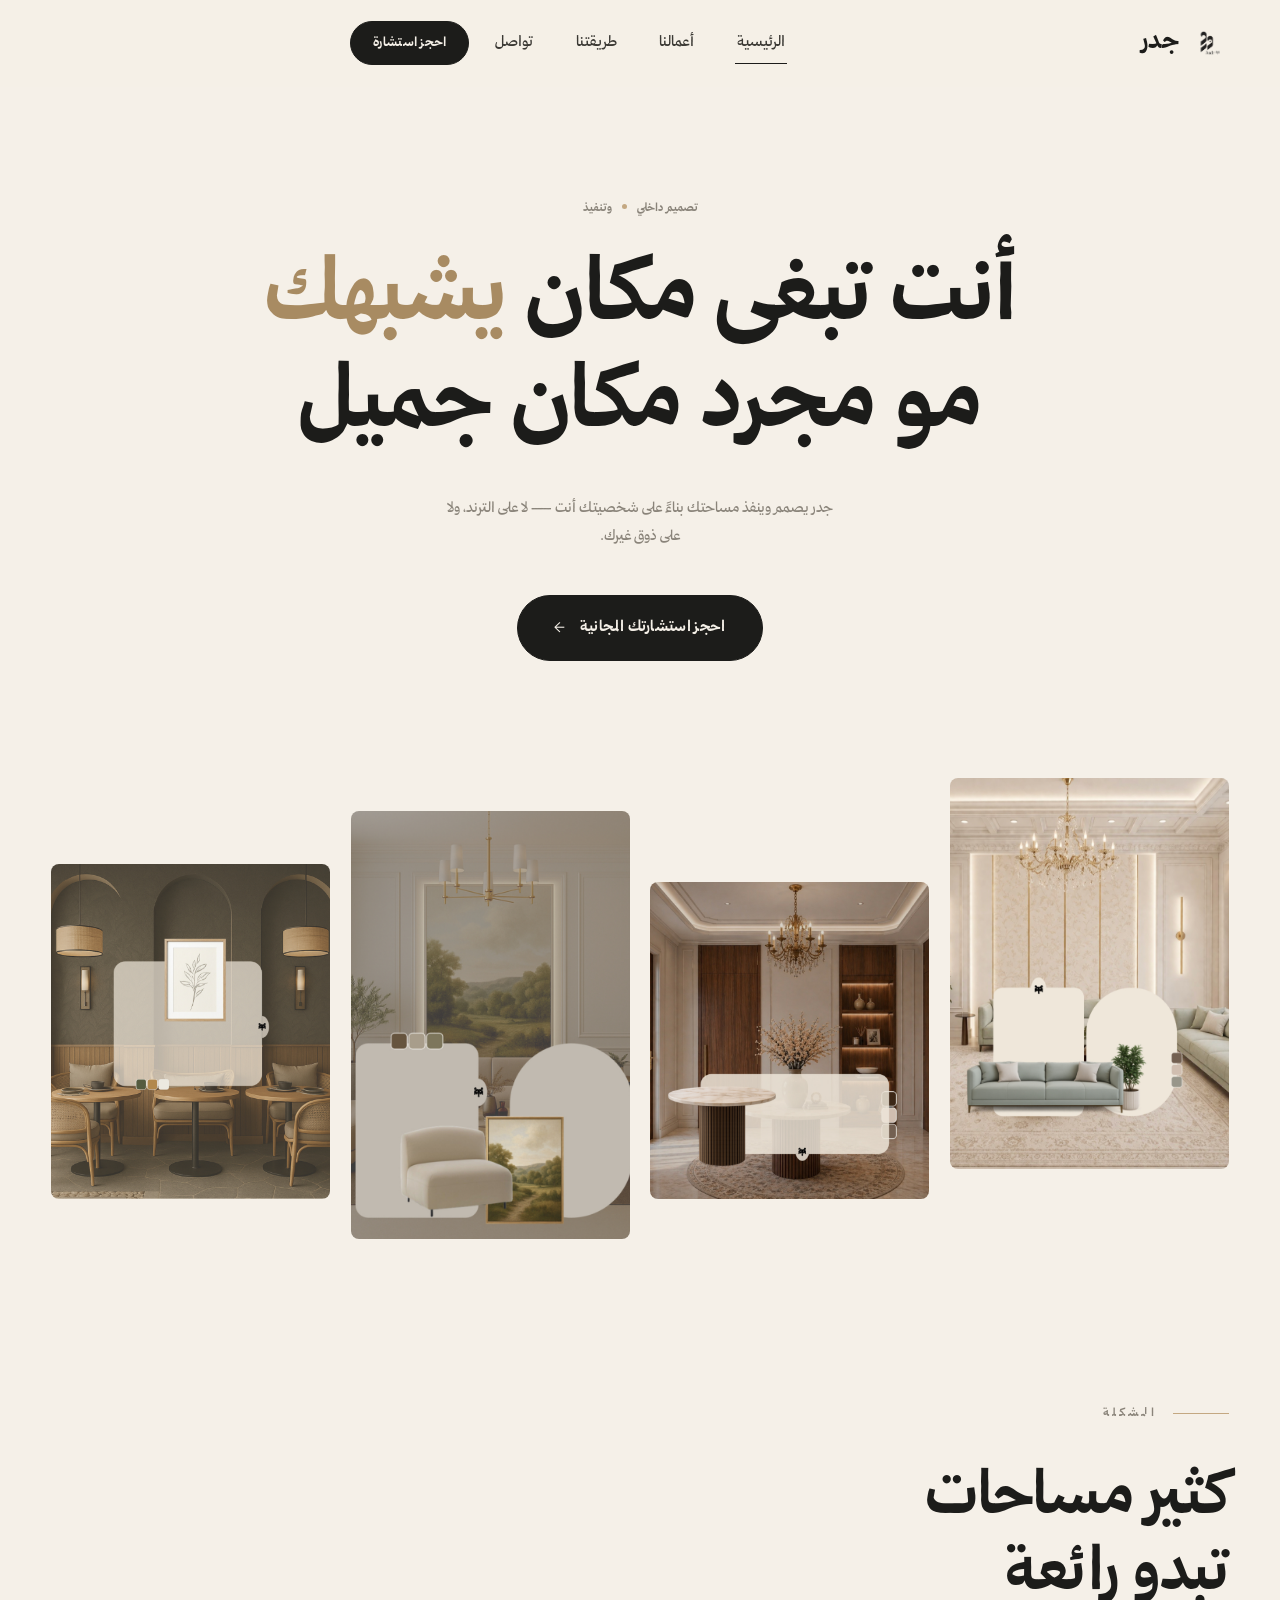
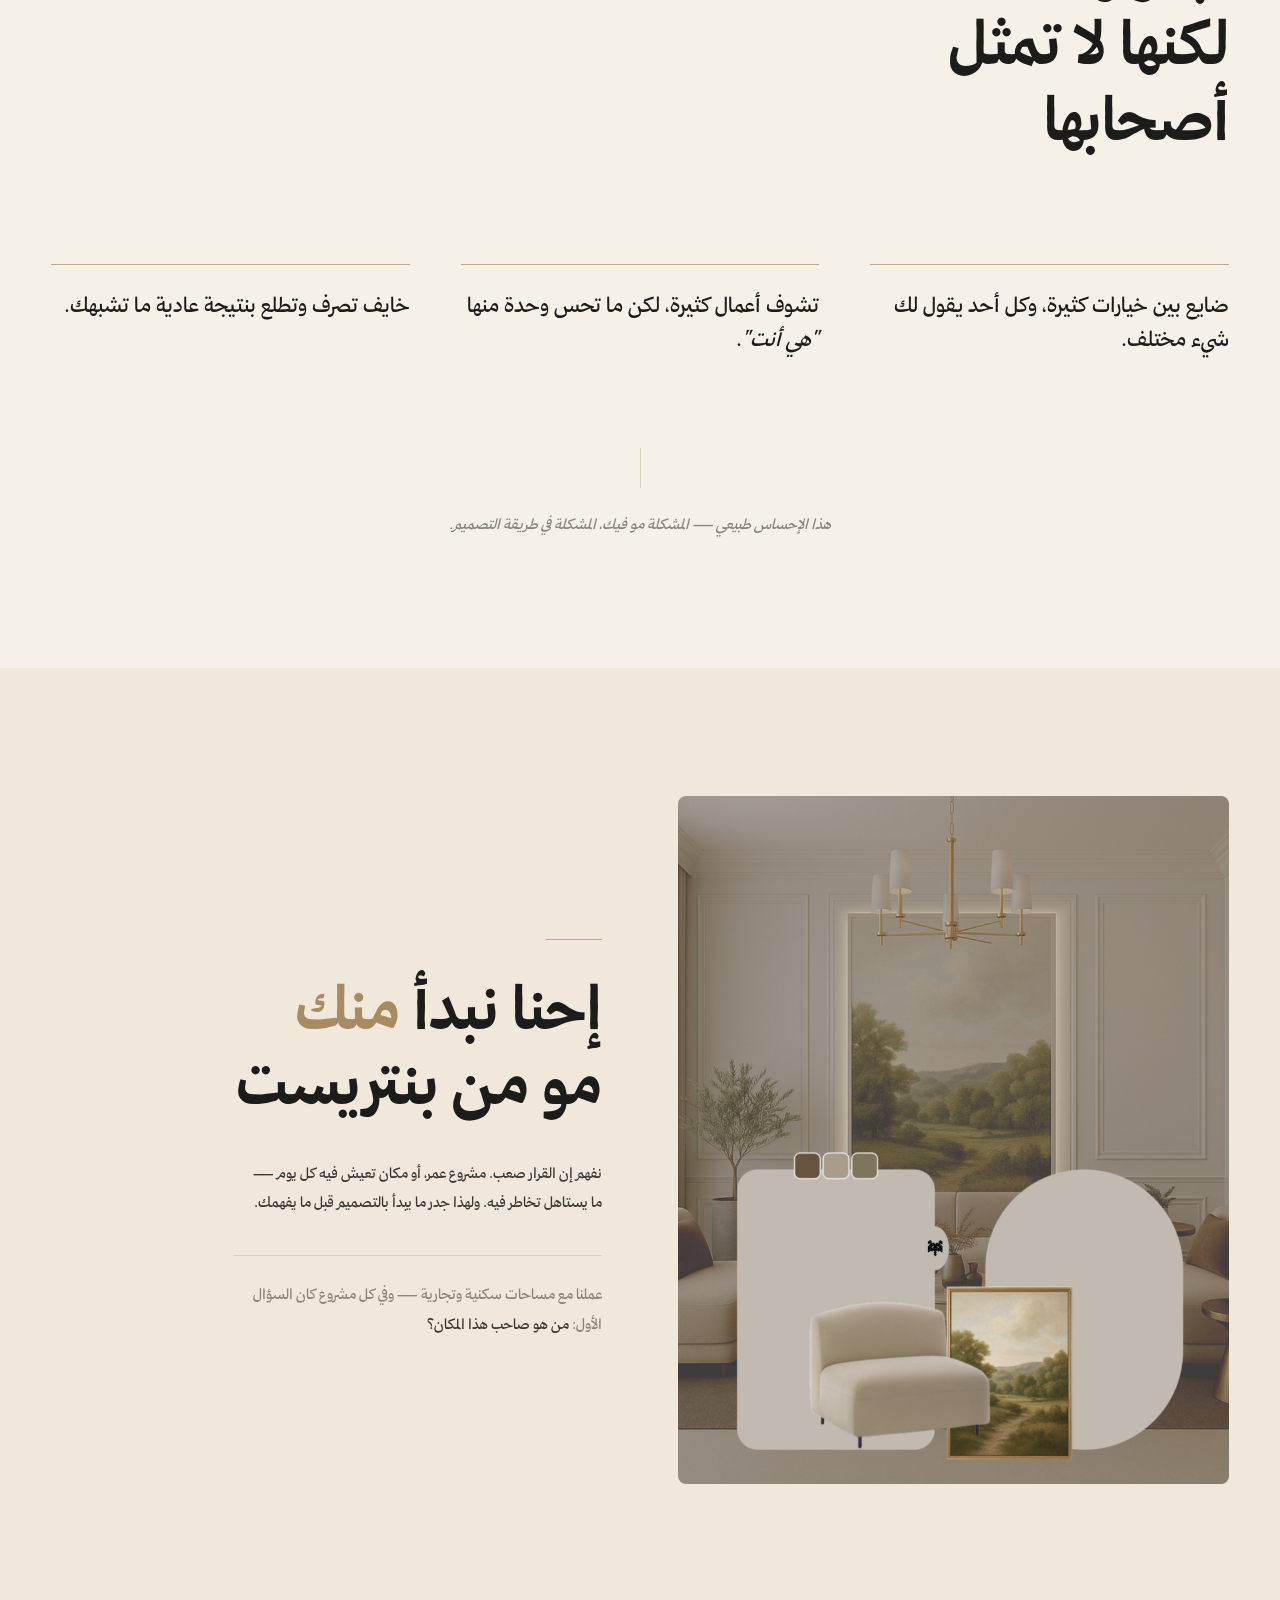
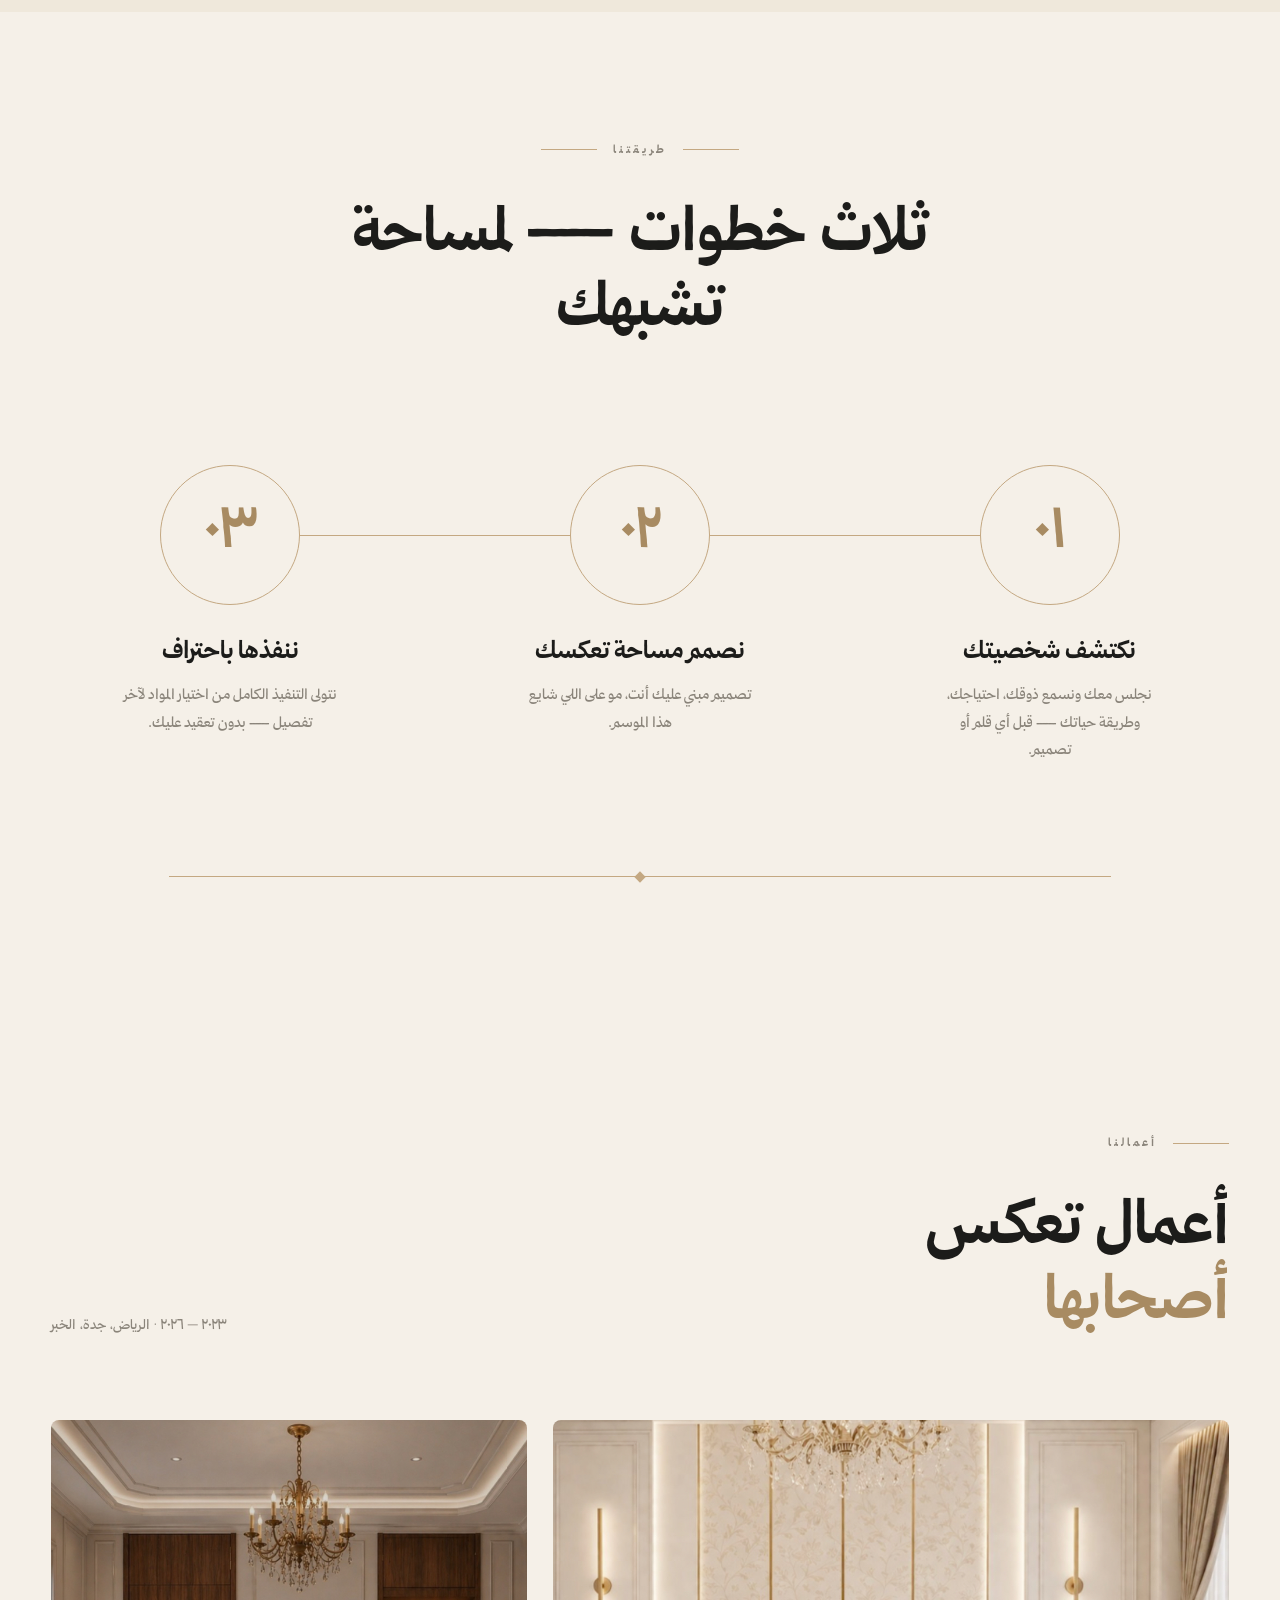
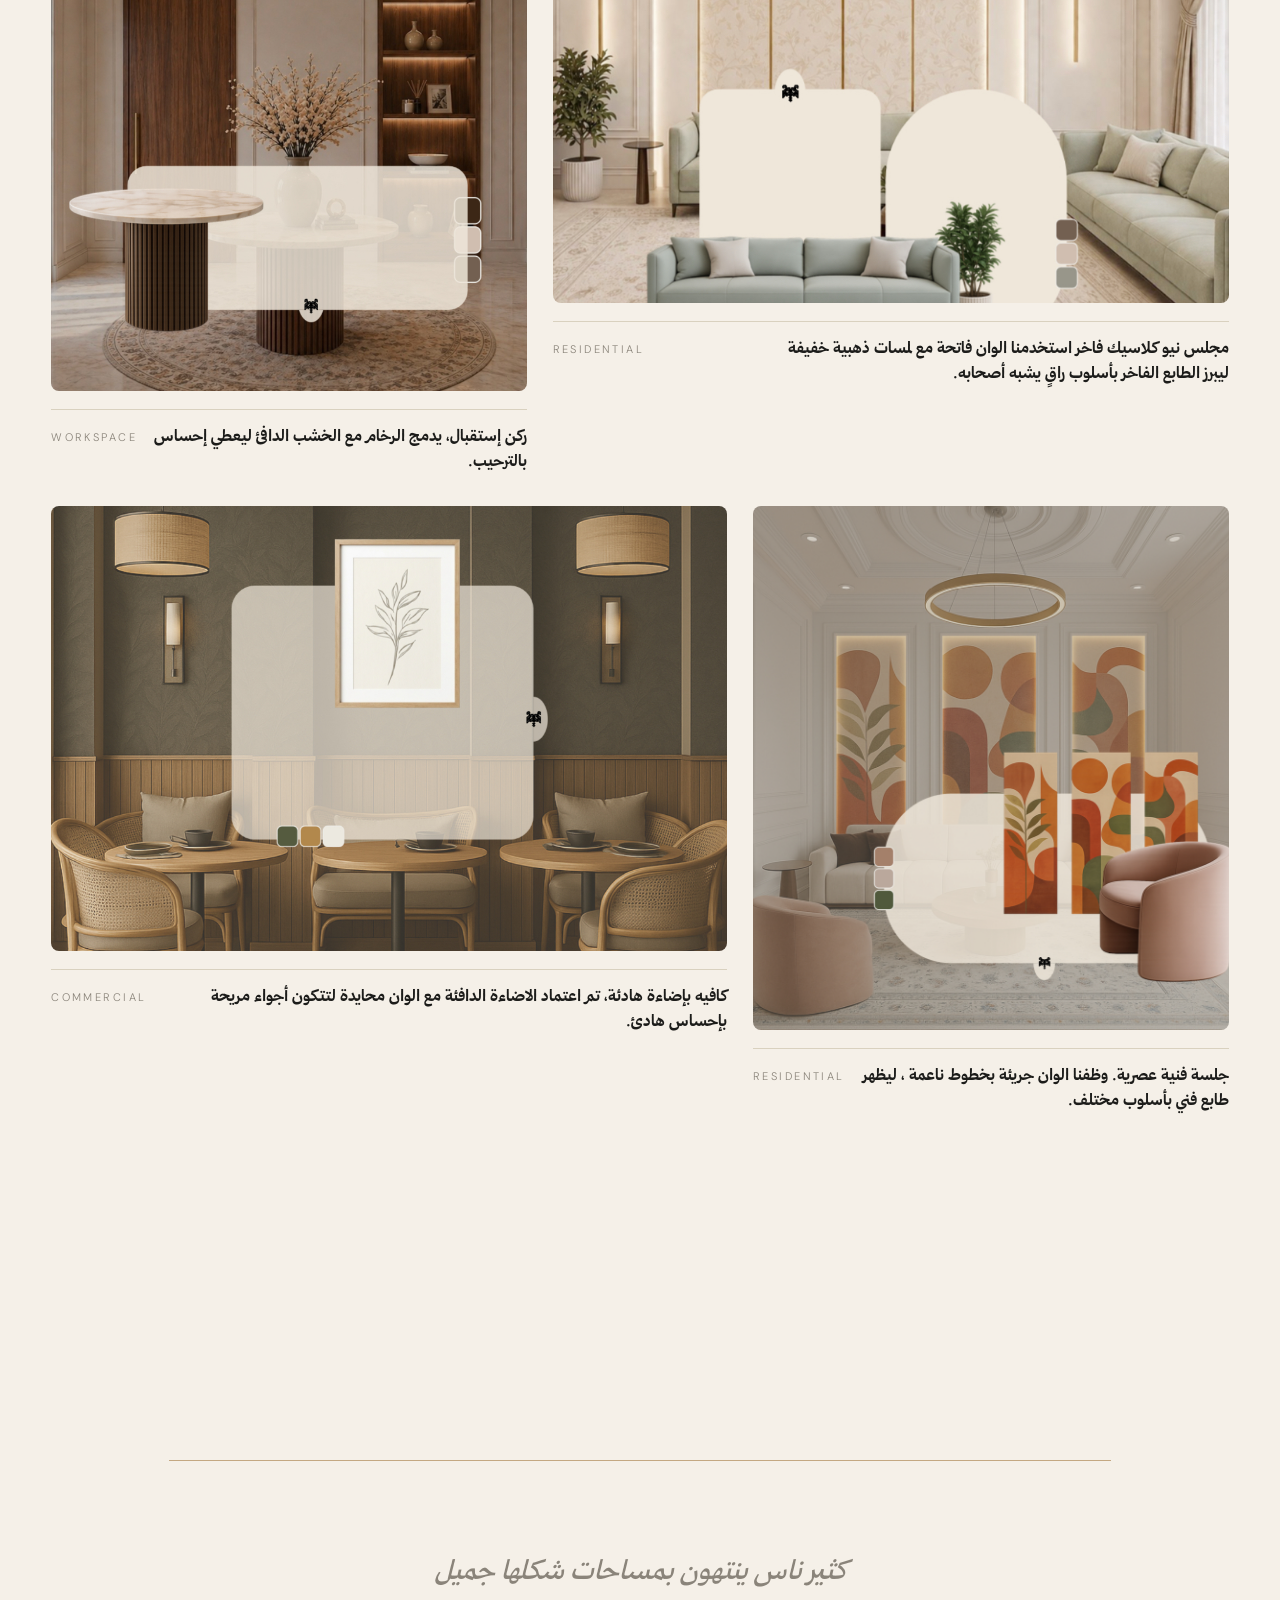
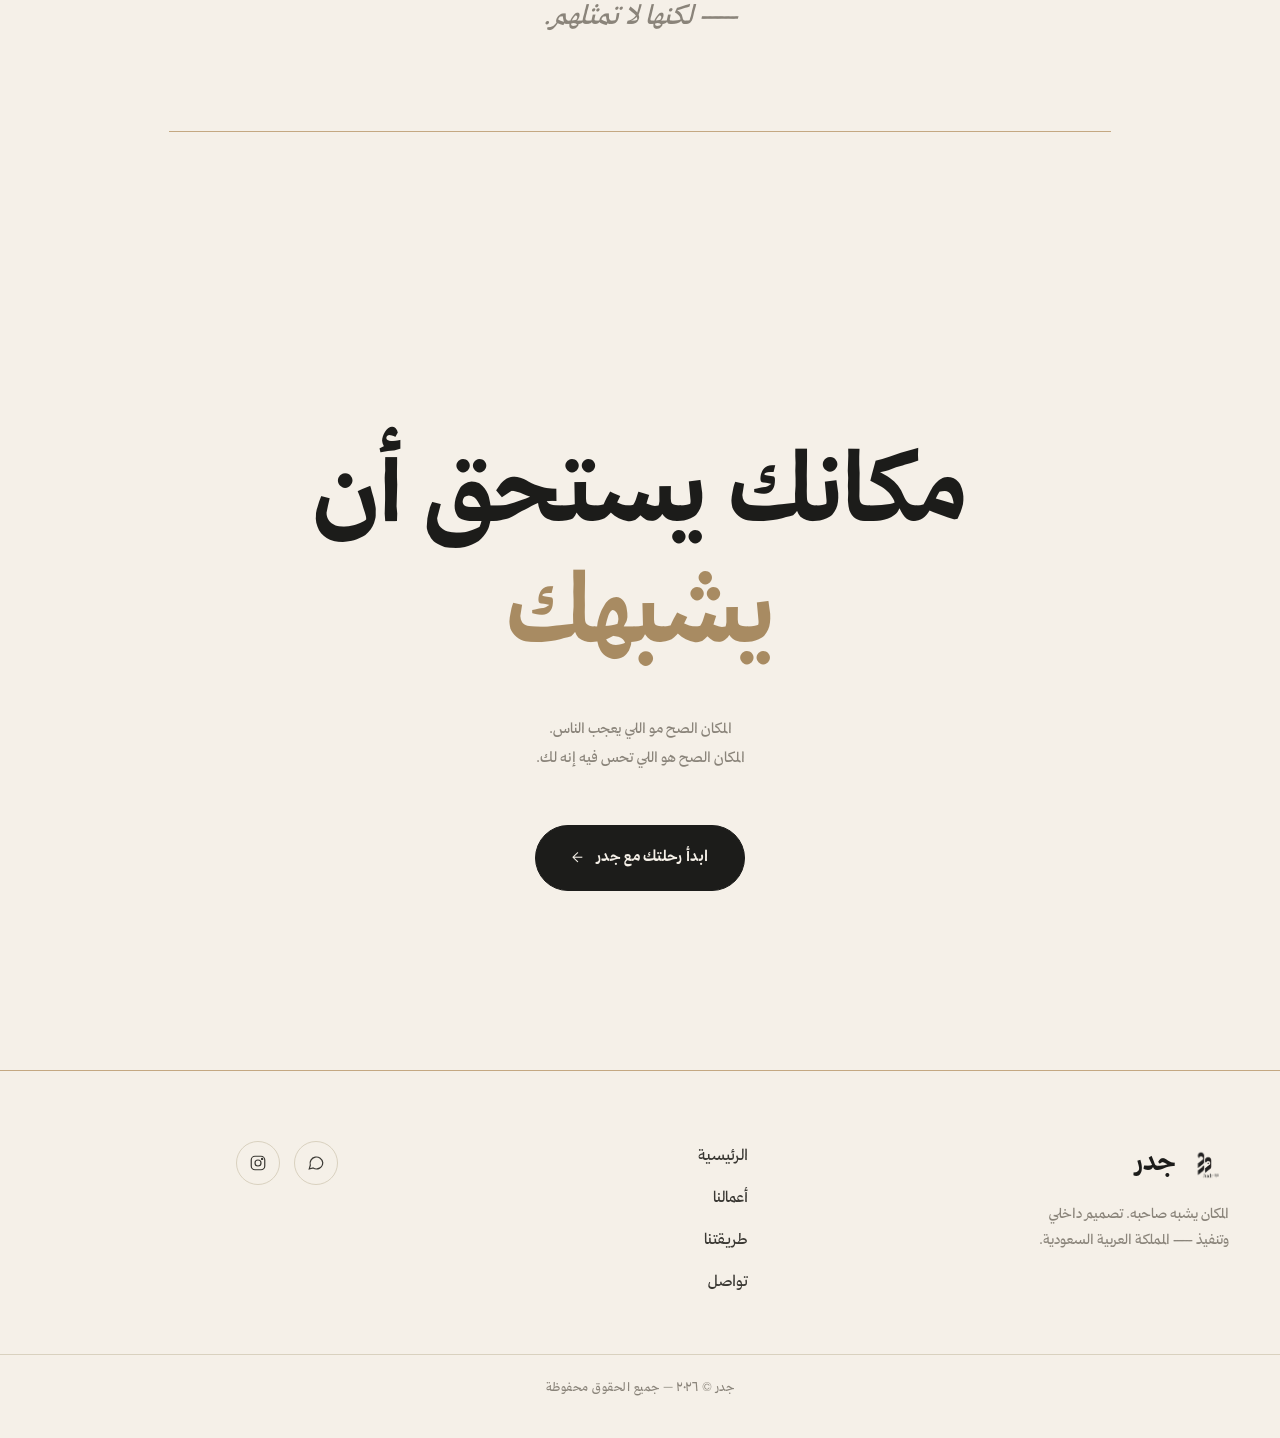
<file: Judr Landing.html>
<!doctype html>
<html lang="ar" dir="rtl">
<head>
<meta charset="utf-8" />
<meta name="viewport" content="width=device-width, initial-scale=1" />
<title>جدر — تصميم داخلي وتنفيذ</title>
<link rel="preconnect" href="https://fonts.googleapis.com">
<link rel="preconnect" href="https://fonts.gstatic.com" crossorigin>
<link href="https://fonts.googleapis.com/css2?family=Playfair+Display:ital,wght@0,400;0,500;0,600;0,700;1,400;1,500&family=DM+Sans:wght@300;400;500;600&display=swap" rel="stylesheet">
<style>
  /* ---------- Custom Arabic display font ---------- */
  @font-face{
    font-family: "Handicrafts";
    src: url("assets/fonts/TheYearofHandicrafts-Regular.otf") format("opentype");
    font-weight: 400;
    font-style: normal;
    font-display: swap;
  }
  @font-face{
    font-family: "Handicrafts";
    src: url("assets/fonts/TheYearofHandicrafts-Bold.otf") format("opentype");
    font-weight: 700;
    font-style: normal;
    font-display: swap;
  }

  /* ---------- Tokens ---------- */
  :root{
    --linen: #F5F0E8;
    --linen-2: #EFE8DB;
    --linen-deep: #2C2A26;
    --ink: #1C1C1A;
    --ink-soft: #3A3833;
    --muted: #8A847A;
    --muted-2: #B5AE9F;
    --rule: #D9D1BF;
    --gold: #C4A882;
    --gold-deep: #A88B62;

    --serif-ar: "Handicrafts", "Playfair Display", serif;
    --serif-en: "Playfair Display", serif;
    --sans-ar: "DM Sans", "Handicrafts", system-ui, sans-serif;

    --maxw: 1280px;
    --gutter: clamp(20px, 4vw, 56px);
  }

  *{box-sizing:border-box}
  html,body{margin:0;padding:0}
  html{scroll-behavior:smooth}
  body{
    background: var(--linen);
    color: var(--ink);
    font-family: var(--sans-ar);
    font-weight: 300;
    font-size: 16px;
    line-height: 1.7;
    -webkit-font-smoothing: antialiased;
    text-rendering: optimizeLegibility;
  }
  /* Make Arabic body text use Handicrafts regular */
  body, p, li, a, span, blockquote{
    font-feature-settings: "kern" 1, "liga" 1;
  }
  img{max-width:100%;display:block}
  a{color:inherit;text-decoration:none}
  button{font:inherit;color:inherit;background:none;border:0;cursor:pointer}

  .wrap{max-width: var(--maxw); margin:0 auto; padding: 0 var(--gutter);}

  /* Apply Handicrafts font to Arabic body content; DM Sans for Latin labels & UI */
  .ar{ font-family: "Handicrafts", "DM Sans", system-ui, sans-serif; }

  /* ---------- Typography ---------- */
  .eyebrow{
    font-family: "DM Sans", system-ui, sans-serif;
    font-size: 11px;
    font-weight: 500;
    letter-spacing: .32em;
    color: var(--muted);
    text-transform: uppercase;
  }
  .eyebrow-ar{
    font-family: "Handicrafts", system-ui, sans-serif;
    font-size: 12px;
    font-weight: 700;
    letter-spacing: .25em;
    color: var(--muted);
  }
  .eyebrow .dot, .eyebrow-ar .dot{
    display:inline-block; width:5px; height:5px; border-radius:50%;
    background: var(--gold); margin: 0 10px 2px; vertical-align: middle;
  }
  h1,h2,h3{
    font-family: "Handicrafts", "Playfair Display", serif;
    font-weight: 700;
    color: var(--ink);
    margin: 0;
    line-height: 1.18;
    letter-spacing: -0.005em;
  }
  h1{ font-size: clamp(44px, 7.2vw, 104px); font-weight: 700; }
  h2{ font-size: clamp(34px, 5vw, 68px); font-weight: 700; }
  h3{ font-size: clamp(20px, 1.6vw, 26px); font-weight: 700; }
  p{margin:0; font-family: "Handicrafts", "DM Sans", sans-serif; font-weight: 400;}

  .lede{
    color: var(--ink-soft);
    font-size: clamp(15px, 1.15vw, 18px);
    font-weight: 400;
    line-height: 1.95;
  }
  .muted{ color: var(--muted); }

  /* ---------- Buttons ---------- */
  .pill{
    display:inline-flex; align-items:center; gap: 14px;
    padding: 14px 28px;
    border-radius: 999px;
    font-family: "Handicrafts", "DM Sans", sans-serif;
    font-size: 15px; font-weight: 700;
    background: var(--ink); color: var(--linen);
    transition: opacity .25s ease, transform .25s ease;
    border: 1px solid var(--ink);
    letter-spacing: .02em;
  }
  .pill:hover{ opacity: .85; transform: translateY(-1px); }
  .pill .arrow{ display:inline-block; transition: transform .3s ease; font-family: "DM Sans"; font-weight: 400; font-size: 14px;}
  .pill:hover .arrow{ transform: translateX(-4px); }
  .pill.lg{ padding: 18px 36px; font-size: 16px; }
  .pill.sm{ padding: 10px 22px; font-size: 13.5px; }

  /* ---------- Nav ---------- */
  .nav{
    position: sticky; top: 0; z-index: 50;
    background: color-mix(in oklab, var(--linen) 92%, transparent);
    backdrop-filter: saturate(140%) blur(8px);
    -webkit-backdrop-filter: saturate(140%) blur(8px);
    border-bottom: 1px solid transparent;
    transition: border-color .3s ease, background .3s ease;
  }
  .nav.is-stuck{ border-bottom-color: var(--rule); }
  .nav-inner{
    display:grid;
    grid-template-columns: 1fr auto 1fr;
    align-items:center;
    height: 86px;
    gap: 24px;
  }
  .nav-brand{ display:flex; align-items:center; gap: 12px; }
  .nav-brand img{ width: 38px; height: 38px; object-fit: contain; }
  .nav-brand .word{
    font-family: "Handicrafts", serif;
    font-weight: 700;
    font-size: 26px;
    letter-spacing: .01em;
    color: var(--ink);
  }
  .nav-links{
    display:flex; justify-content:center; gap: clamp(20px, 3vw, 44px);
    font-family: "Handicrafts", sans-serif;
    font-size: 15.5px; font-weight: 400; color: var(--ink-soft);
  }
  .nav-links a{
    position: relative; padding: 8px 2px;
    transition: color .25s ease;
  }
  .nav-links a::after{
    content:""; position:absolute; right:0; left:0; bottom: 0;
    height: 1px; background: var(--ink);
    transform: scaleX(0); transform-origin: right;
    transition: transform .35s ease;
  }
  .nav-links a:hover::after, .nav-links a.active::after{ transform: scaleX(1); }
  .nav-cta{ display:flex; justify-content: flex-start; }

  /* ---------- Hero ---------- */
  .hero{
    padding-top: clamp(60px, 9vw, 130px);
    padding-bottom: clamp(40px, 6vw, 80px);
    text-align: center;
    position: relative;
  }
  .hero .eyebrow-ar{ display:block; margin-bottom: 32px; }
  .hero h1{
    max-width: 17ch;
    margin: 0 auto;
    line-height: 1.16;
  }
  .hero h1 .accent{
    color: var(--gold-deep);
    font-weight: 700;
  }
  .hero .sub{
    max-width: 50ch;
    margin: 36px auto 44px;
    color: var(--muted);
    font-size: clamp(15px, 1.15vw, 18px);
    line-height: 1.85;
  }

  /* hero photo strip — staggered */
  .strip{
    margin-top: clamp(60px, 9vw, 110px);
    display: grid;
    grid-template-columns: repeat(12, 1fr);
    gap: clamp(12px, 1.6vw, 22px);
    align-items: end;
  }
  .strip .ph{ border-radius: 8px; overflow:hidden; position: relative; }
  .strip .ph-1{ grid-column: 1 / span 3; aspect-ratio: 3/4.2; transform: translateY(-30px);}
  .strip .ph-2{ grid-column: 4 / span 3; aspect-ratio: 3/3.4;}
  .strip .ph-3{ grid-column: 7 / span 3; aspect-ratio: 3/4.6; transform: translateY(40px);}
  .strip .ph-4{ grid-column: 10 / span 3; aspect-ratio: 3/3.6;}

  /* ---------- Section frame ---------- */
  section{ padding: clamp(80px, 10vw, 160px) 0; }
  .section-label{
    display:flex; align-items:center; gap: 16px;
    margin-bottom: clamp(28px, 3vw, 44px);
  }
  .section-label .line{
    flex: 0 0 56px; height:1px; background: var(--gold);
  }
  .section-label.center{ justify-content:center; }

  /* ---------- Problem ---------- */
  .problem h2{ max-width: 22ch; }
  .problem-head{
    margin-bottom: clamp(60px, 8vw, 100px);
    max-width: 28ch;
  }
  .pains{
    display:grid; grid-template-columns: repeat(3, 1fr); gap: clamp(28px, 4vw, 56px);
  }
  .pain{
    border-top: 1px solid var(--gold);
    padding-top: 26px;
  }
  .pain p{
    font-family: "Handicrafts", serif;
    font-size: clamp(20px, 1.7vw, 26px);
    line-height: 1.55;
    color: var(--ink);
    font-weight: 400;
  }
  .problem-foot{
    margin-top: clamp(60px, 7vw, 90px);
    text-align: center;
    color: var(--muted);
    font-size: 15px;
    font-style: italic;
    font-family: "Handicrafts", serif;
  }
  .problem-foot::before{
    content:""; display:block; width:1px; height:40px; background: var(--rule); margin: 0 auto 26px;
  }

  /* ---------- Guide ---------- */
  .guide{ background: var(--linen-2); }
  .guide-grid{
    display:grid; grid-template-columns: 1fr 1fr; gap: clamp(40px, 6vw, 90px);
    align-items: center;
  }
  .guide-img{
    aspect-ratio: 4 / 5;
    border-radius: 8px; overflow:hidden;
  }
  .guide h2{ margin: 18px 0 32px; max-width: 12ch; }
  .guide h2 em{
    font-style: normal; color: var(--gold-deep); font-weight: 700;
  }
  .guide .lede{ max-width: 44ch; }
  .guide .proof{
    margin-top: 36px;
    padding-top: 26px;
    border-top: 1px solid var(--rule);
    color: var(--muted);
    font-size: 15px;
    line-height: 1.95;
    max-width: 46ch;
  }

  /* ---------- Methodology ---------- */
  .method{ text-align:center; }
  .method h2{ max-width: 18ch; margin: 0 auto; }
  .method h2 em{ font-style: normal; color: var(--gold-deep); font-weight: 700;}
  .timeline{
    margin-top: clamp(70px, 9vw, 130px);
    position: relative;
  }
  .timeline-track{
    position: absolute;
    top: 70px;
    right: 12%; left: 12%;
    height: 1px; background: var(--gold);
  }
  .timeline-track::before, .timeline-track::after{
    content:""; position:absolute; top:50%; width:7px; height:7px; border-radius:50%;
    background: var(--gold); transform: translateY(-50%);
  }
  .timeline-track::before{ right: -3px; }
  .timeline-track::after{ left: -3px; }
  .steps{
    display:grid; grid-template-columns: repeat(3,1fr);
    gap: clamp(24px, 4vw, 56px);
    position: relative;
  }
  .step{
    text-align: center;
    padding: 0 8px;
  }
  .step .num{
    display:flex; align-items:center; justify-content:center;
    width: 140px; height: 140px;
    margin: 0 auto;
    border: 1px solid var(--gold);
    border-radius: 50%;
    background: var(--linen);
    font-family: "Handicrafts", serif;
    font-size: 56px;
    font-weight: 700;
    color: var(--gold-deep);
    position: relative;
    line-height: 1;
  }
  .step h3{
    margin-top: 32px;
    font-family: "Handicrafts", serif;
    font-size: clamp(22px, 2vw, 30px);
    font-weight: 700;
  }
  .step p{
    margin: 16px auto 0;
    color: var(--muted);
    max-width: 28ch;
    font-size: 15px;
    line-height: 1.85;
  }
  .method-divider{
    margin: clamp(70px, 9vw, 110px) auto 0;
    width: 80%; height: 1px; background: var(--gold);
    position: relative;
  }
  .method-divider::before{
    content:""; position:absolute; top:50%; right:50%;
    transform: translate(50%, -50%) rotate(45deg);
    width: 8px; height: 8px; background: var(--gold);
  }

  /* ---------- Work showcase ---------- */
  .work-head{
    display:flex; justify-content: space-between; align-items: end;
    flex-wrap: wrap; gap: 24px;
    margin-bottom: clamp(50px, 6vw, 80px);
  }
  .work-head h2{ max-width: 18ch; }
  .work-head .meta{ color: var(--muted); font-size: 14px; padding-bottom: 6px; }

  .work-grid{
    display:grid;
    grid-template-columns: repeat(12, 1fr);
    gap: clamp(20px, 2.4vw, 36px) clamp(20px, 2vw, 28px);
  }
  .work-card{ display:block; transition: opacity .3s ease; }
  .work-card:hover{ opacity: .82; }
  .work-card .ph{ border-radius: 8px; overflow:hidden; }
  .work-card .meta-row{
    display:flex; justify-content: space-between; align-items: baseline;
    margin-top: 18px;
    padding-top: 14px;
    border-top: 1px solid var(--rule);
    gap: 16px;
  }
  .work-card .desc{
    font-family: "Handicrafts", serif;
    font-size: clamp(17px, 1.3vw, 21px);
    color: var(--ink);
    line-height: 1.5;
    font-weight: 700;
  }
  .work-card .tag{
    font-family: "DM Sans", sans-serif;
    font-size: 11px; letter-spacing: .22em; color: var(--muted);
    text-transform: uppercase;
    flex-shrink: 0;
    padding-top: 4px;
  }

  .work-card.c1{ grid-column: 1 / span 7; }
  .work-card.c1 .ph{ aspect-ratio: 7/5; }
  .work-card.c2{ grid-column: 8 / span 5; transform: translateY(60px); }
  .work-card.c2 .ph{ aspect-ratio: 5/6; }
  .work-card.c3{ grid-column: 1 / span 5; }
  .work-card.c3 .ph{ aspect-ratio: 5/5.5; }
  .work-card.c4{ grid-column: 6 / span 7; transform: translateY(-40px); }
  .work-card.c4 .ph{ aspect-ratio: 7/4.6; }

  .work-more{
    margin-top: clamp(60px, 7vw, 100px);
    text-align: center;
  }
  .work-more a{
    font-family: "Handicrafts", serif;
    font-size: 17px;
    color: var(--ink);
    font-weight: 700;
    border-bottom: 1px solid var(--gold);
    padding-bottom: 6px;
    transition: opacity .25s ease;
  }
  .work-more a:hover{ opacity: .65; }

  /* ---------- Failure line ---------- */
  .failure{
    text-align:center;
    padding: clamp(80px, 10vw, 140px) 0;
  }
  .failure-rule{
    width: 80%; height: 1px; background: var(--gold);
    margin: 0 auto;
  }
  .failure p{
    font-family: "Handicrafts", serif;
    font-style: italic;
    font-size: clamp(22px, 2.2vw, 32px);
    color: var(--muted);
    max-width: 32ch;
    margin: 0 auto;
    line-height: 1.6;
    font-weight: 400;
    padding: clamp(60px, 7vw, 90px) 0;
  }

  /* ---------- Final CTA ---------- */
  .final{
    text-align:center;
    padding: clamp(120px, 14vw, 200px) 0;
    background: var(--linen);
  }
  .final h2{
    max-width: 16ch; margin: 0 auto;
    font-size: clamp(48px, 8vw, 120px);
  }
  .final h2 em{ font-style: normal; color: var(--gold-deep); font-weight:700; }
  .final p{
    margin: 36px auto 52px;
    max-width: 38ch;
    color: var(--muted);
    font-size: clamp(15px, 1.15vw, 18px);
    line-height: 1.9;
  }

  /* ---------- Footer ---------- */
  footer{
    border-top: 1px solid var(--gold);
    background: var(--linen);
    padding: 70px 0 40px;
  }
  .foot{
    display:grid;
    grid-template-columns: 1.2fr 1fr .8fr;
    gap: clamp(28px, 4vw, 60px);
    align-items: start;
  }
  .foot-brand{ display:flex; flex-direction:column; gap: 14px; }
  .foot-brand .row{ display:flex; align-items:center; gap: 12px; }
  .foot-brand img{ width: 42px; height: 42px; object-fit: contain; }
  .foot-brand .word{ font-family: "Handicrafts", serif; font-size: 28px; font-weight: 700; }
  .foot-brand .tag{ color: var(--muted); font-size: 14.5px; max-width: 28ch; line-height: 1.8; }

  .foot ul{ list-style:none; margin:0; padding:0; display:flex; flex-direction:column; gap: 12px; }
  .foot ul a{
    font-family: "Handicrafts", serif;
    font-size: 16px; color: var(--ink-soft);
    transition: color .25s ease;
  }
  .foot ul a:hover{ color: var(--gold-deep); }

  .socials{ display:flex; gap: 14px; align-items: flex-start; }
  .socials a{
    display:inline-flex; align-items:center; justify-content:center;
    width: 44px; height: 44px;
    color: var(--ink-soft);
    border: 1px solid var(--rule);
    border-radius: 999px;
    transition: border-color .25s ease, color .25s ease, background .25s ease;
  }
  .socials a:hover{ border-color: var(--gold); color: var(--gold-deep); }
  .socials svg{ width: 18px; height: 18px; }

  .foot-base{
    margin-top: 56px;
    padding-top: 22px;
    border-top: 1px solid var(--rule);
    text-align: center;
    font-size: 12.5px; color: var(--muted);
    letter-spacing: .04em;
  }

  /* ---------- Image placeholder (dark linen) ---------- */
  .ph{
    background: var(--linen-deep);
    color: rgba(245,240,232,.55);
    display:flex; align-items:center; justify-content:center;
    text-align:center;
    position: relative;
    overflow: hidden;
  }
  .ph img{
    width:100%; height:100%; object-fit: cover; display:block;
    transition: transform 1.2s ease;
  }
  .work-card:hover .ph img,
  .strip .ph:hover img{ transform: scale(1.03); }
  .ph .label{
    font-family: "Handicrafts", serif;
    font-size: 14px;
    letter-spacing: .04em;
    color: rgba(245,240,232,.5);
    padding: 0 12px;
    font-weight: 400;
    position: absolute;
  }
  .ph.empty::before{
    content:"";
    position:absolute;
    inset: 14px;
    border: 1px solid rgba(196,168,130,.18);
    pointer-events: none;
  }

  /* ---------- Reveal on scroll ---------- */
  .reveal{ opacity:0; transform: translateY(18px); transition: opacity 1.1s ease, transform 1.1s ease;}
  .reveal.in{ opacity:1; transform: none; }

  /* ---------- Responsive ---------- */
  @media (max-width: 960px){
    .nav-inner{ grid-template-columns: 1fr auto; height: 72px;}
    .nav-links{ display:none; }
    .strip{ grid-template-columns: repeat(6, 1fr); }
    .strip .ph-1{ grid-column: 1 / span 3; transform:none; aspect-ratio: 3/4;}
    .strip .ph-2{ grid-column: 4 / span 3; aspect-ratio: 3/4;}
    .strip .ph-3{ grid-column: 1 / span 3; transform:none; aspect-ratio: 3/4;}
    .strip .ph-4{ grid-column: 4 / span 3; aspect-ratio: 3/4;}
    .pains{ grid-template-columns: 1fr; gap: 36px; }
    .guide-grid{ grid-template-columns: 1fr; }
    .guide-img{ aspect-ratio: 4/3.6; }
    .timeline-track{ display:none; }
    .steps{ grid-template-columns: 1fr; gap: 56px; }
    .work-grid{ grid-template-columns: 1fr; }
    .work-card.c1, .work-card.c2, .work-card.c3, .work-card.c4{
      grid-column: 1 / -1; transform: none;
    }
    .work-card .ph{ aspect-ratio: 4/3 !important; }
    .foot{ grid-template-columns: 1fr; gap: 40px; }
  }
</style>
</head>
<body>

<!-- ============== NAV ============== -->
<header class="nav" id="nav">
  <div class="wrap nav-inner">
    <a href="#" class="nav-brand" aria-label="جدر">
      <img src="assets/judr-logo.png" alt="" />
      <span class="word">جدر</span>
    </a>
    <nav class="nav-links" aria-label="الرئيسية">
      <a href="#" class="active">الرئيسية</a>
      <a href="#work">أعمالنا</a>
      <a href="#method">طريقتنا</a>
      <a href="#contact">تواصل</a>
    </nav>
    <div class="nav-cta">
      <a class="pill sm" href="https://judr-contact.melaha.co" target="_blank" rel="noopener">احجز استشارة</a>
    </div>
  </div>
</header>

<!-- ============== HERO ============== -->
<section class="hero">
  <div class="wrap">
    <span class="eyebrow-ar" style="line-height: 1; letter-spacing: 0px">تصميم داخلي<span class="dot"></span>وتنفيذ</span>
    <h1 class="reveal">
      أنت تبغى مكان <span class="accent">يشبهك</span><br/>
      مو مجرد مكان جميل
    </h1>
    <p class="sub reveal">جدر يصمم وينفذ مساحتك بناءً على شخصيتك أنت — لا على الترند، ولا على ذوق غيرك.</p>
    <a class="pill lg" href="https://judr-contact.melaha.co" target="_blank" rel="noopener">
      احجز استشارتك المجانية
      <span class="arrow">←</span>
    </a>

    <div class="strip">
      <div class="ph ph-1"><img src="assets/work-1.jpg" alt="مساحة سكنية" /></div>
      <div class="ph ph-2"><img src="assets/work-2.jpg" alt="استوديو" /></div>
      <div class="ph ph-3"><img src="assets/work-5.jpg" alt="منزل خاص" /></div>
      <div class="ph ph-4"><img src="assets/work-4.jpg" alt="مشروع تجاري" /></div>
    </div>
  </div>
</section>

<!-- ============== PROBLEM ============== -->
<section class="problem">
  <div class="wrap">
    <div class="problem-head">
      <div class="section-label"><span class="line"></span><span class="eyebrow-ar">المشكلة</span></div>
      <h2 class="reveal">كثير مساحات تبدو رائعة
لكنها لا تمثل أصحابها</h2>
    </div>

    <div class="pains">
      <div class="pain reveal">
        <p>ضايع بين خيارات كثيرة، وكل أحد يقول لك شيء مختلف.</p>
      </div>
      <div class="pain reveal">
        <p>تشوف أعمال كثيرة، لكن ما تحس وحدة منها <em style="font-style:italic">"هي أنت"</em>.</p>
      </div>
      <div class="pain reveal">
        <p>خايف تصرف وتطلع بنتيجة عادية ما تشبهك.</p>
      </div>
    </div>

    <p class="problem-foot">هذا الإحساس طبيعي — المشكلة مو فيك، المشكلة في طريقة التصميم.</p>
  </div>
</section>

<!-- ============== GUIDE ============== -->
<section class="guide">
  <div class="wrap">
    <div class="guide-grid">
      <div class="guide-img ph">
        <img src="assets/work-5.jpg" alt="منزل خاص - الرياض" />
      </div>
      <div class="reveal">
        <div class="section-label"><span class="line"></span><span class="eyebrow-ar">
</span></div>
        <h2>إحنا نبدأ <em>منك</em><br/>مو من بنتريست</h2>
        <p class="lede">نفهم إن القرار صعب. مشروع عمر، أو مكان تعيش فيه كل يوم — ما يستاهل تخاطر فيه. ولهذا جدر ما يبدأ بالتصميم قبل ما يفهمك.</p>
        <p class="proof">عملنا مع مساحات سكنية وتجارية — وفي كل مشروع كان السؤال الأول: <em style="color:var(--ink-soft);font-style:normal">من هو صاحب هذا المكان؟</em></p>
      </div>
    </div>
  </div>
</section>

<!-- ============== METHODOLOGY ============== -->
<section class="method" id="method">
  <div class="wrap">
    <div class="section-label center"><span class="line"></span><span class="eyebrow-ar">طريقتنا</span><span class="line"></span></div>
    <h2>ثلاث خطوات — لمساحة تشبهك</h2>

    <div class="timeline">
      <div class="timeline-track" aria-hidden="true"></div>
      <div class="steps">
        <div class="step reveal">
          <div class="num">٠١</div>
          <h3>نكتشف شخصيتك</h3>
          <p>نجلس معك ونسمع ذوقك، احتياجك، وطريقة حياتك — قبل أي قلم أو تصميم.</p>
        </div>
        <div class="step reveal">
          <div class="num">٠٢</div>
          <h3>نصمم مساحة تعكسك</h3>
          <p>تصميم مبني عليك أنت، مو على اللي شايع هذا الموسم.</p>
        </div>
        <div class="step reveal">
          <div class="num">٠٣</div>
          <h3>ننفذها باحتراف</h3>
          <p>نتولى التنفيذ الكامل من اختيار المواد لآخر تفصيل — بدون تعقيد عليك.</p>
        </div>
      </div>
    </div>

    <div class="method-divider" aria-hidden="true"></div>
  </div>
</section>

<!-- ============== WORK ============== -->
<section class="work" id="work">
  <div class="wrap">
    <div class="work-head">
      <div>
        <div class="section-label"><span class="line"></span><span class="eyebrow-ar">أعمالنا</span></div>
        <h2 class="reveal">أعمال تعكس<br/><em style="font-style:normal;color:var(--gold-deep);font-weight:700">أصحابها</em></h2>
      </div>
      <span class="meta">٢٠٢٣ — ٢٠٢٦ · الرياض، جدة، الخبر</span>
    </div>

    <div class="work-grid">
      <a class="work-card c1 reveal" href="#">
        <div class="ph"><img src="assets/work-1.jpg" alt="مساحة سكنية" /></div>
        <div class="meta-row">
          <p class="desc" style="font-family: Handicrafts">مجلس نيو كلاسيك فاخر استخدمنا الوان فاتحة مع لمسات ذهبية خفيفة<br/>ليبرز الطابع الفاخر بأسلوب راقٍ يشبه أصحابه.</p>
          <span class="tag">Residential</span>
        </div>
      </a>
      <a class="work-card c2 reveal" href="#">
        <div class="ph"><img src="assets/work-2.jpg" alt="استوديو مكتب" /></div>
        <div class="meta-row">
          <p class="desc">ركن إستقبال، يدمج الرخام مع الخشب الدافئ ليعطي إحساس بالترحيب.</p>
          <span class="tag">Workspace</span>
        </div>
      </a>
      <a class="work-card c3 reveal" href="#">
        <div class="ph"><img src="assets/work-3.jpg" alt="بيت عائلي" /></div>
        <div class="meta-row">
          <p class="desc">جلسة فنية عصرية. وظفنا الوان جريئة بخطوط ناعمة ، ليظهر طابع فني بأسلوب مختلف.</p>
          <span class="tag">Residential</span>
        </div>
      </a>
      <a class="work-card c4 reveal" href="#">
        <div class="ph"><img src="assets/work-4.jpg" alt="مشروع تجاري" /></div>
        <div class="meta-row">
          <p class="desc">كافيه بإضاءة هادئة، تم اعتماد الاضاءة الدافئة مع الوان محايدة لتتكون أجواء مريحة بإحساس هادئ.</p>
          <span class="tag">Commercial</span>
        </div>
      </a>
    </div>

    <div class="work-more">
      <a href="#"></a>
    </div>
  </div>
</section>

<!-- ============== FAILURE LINE ============== -->
<section class="failure">
  <div class="wrap">
    <div class="failure-rule" aria-hidden="true"></div>
    <p>كثير ناس ينتهون بمساحات شكلها جميل — لكنها لا تمثلهم.<br/></p>
    <div class="failure-rule" aria-hidden="true"></div>
  </div>
</section>

<!-- ============== FINAL CTA ============== -->
<section class="final" id="contact">
  <div class="wrap">
    <h2>مكانك يستحق أن <em>يشبهك</em></h2>
    <p>المكان الصح مو اللي يعجب الناس.<br/>المكان الصح هو اللي تحس فيه إنه لك.</p>
    <a class="pill lg" href="https://judr-contact.melaha.co" target="_blank" rel="noopener">
      ابدأ رحلتك مع جدر
      <span class="arrow">←</span>
    </a>
  </div>
</section>

<!-- ============== FOOTER ============== -->
<footer>
  <div class="wrap foot">
    <div class="foot-brand">
      <div class="row">
        <img src="assets/judr-logo.png" alt="" />
        <span class="word">جدر</span>
      </div>
      <p class="tag">المكان يشبه صاحبه. تصميم داخلي وتنفيذ — المملكة العربية السعودية.</p>
    </div>
    <div>
      <ul>
        <li><a href="#">الرئيسية</a></li>
        <li><a href="#work">أعمالنا</a></li>
        <li><a href="#method">طريقتنا</a></li>
        <li><a href="#contact">تواصل</a></li>
      </ul>
    </div>
    <div class="socials">
      <a href="https://api.whatsapp.com/send?phone=966533257733" target="_blank" rel="noopener" aria-label="WhatsApp">
        <svg viewBox="0 0 24 24" fill="none" stroke="currentColor" stroke-width="1.6"><path d="M21 11.5a8.38 8.38 0 0 1-12.8 7.13L3 20l1.4-5.1A8.5 8.5 0 1 1 21 11.5z"/></svg>
      </a>
      <a href="https://www.instagram.com/judr.sa/" target="_blank" rel="noopener" aria-label="Instagram">
        <svg viewBox="0 0 24 24" fill="none" stroke="currentColor" stroke-width="1.6"><rect x="3" y="3" width="18" height="18" rx="5"/><circle cx="12" cy="12" r="4"/><circle cx="17.5" cy="6.5" r=".8" fill="currentColor"/></svg>
      </a>
    </div>
  </div>
  <div class="wrap foot-base">
    جدر © ٢٠٢٦ — جميع الحقوق محفوظة
  </div>
</footer>

<script>
  const nav = document.getElementById('nav');
  const onScroll = () => {
    if (window.scrollY > 8) nav.classList.add('is-stuck');
    else nav.classList.remove('is-stuck');
  };
  window.addEventListener('scroll', onScroll, { passive: true });
  onScroll();

  const io = new IntersectionObserver((entries) => {
    entries.forEach(e => {
      if (e.isIntersecting) { e.target.classList.add('in'); io.unobserve(e.target); }
    });
  }, { threshold: 0.12, rootMargin: '0px 0px -60px 0px' });
  document.querySelectorAll('.reveal').forEach(el => io.observe(el));
</script>

</body>
</html>
</file>
<file: style.css>
/* ---------- Custom Arabic display font ---------- */
@font-face{
  font-family: "Handicrafts";
  src: url("assets/fonts/TheYearofHandicrafts-Regular.otf") format("opentype");
  font-weight: 400;
  font-style: normal;
  font-display: swap;
}
@font-face{
  font-family: "Handicrafts";
  src: url("assets/fonts/TheYearofHandicrafts-Bold.otf") format("opentype");
  font-weight: 700;
  font-style: normal;
  font-display: swap;
}

/* ---------- Tokens ---------- */
:root{
  --linen: #F5F0E8;
  --linen-2: #EFE8DB;
  --linen-deep: #2C2A26;
  --ink: #1C1C1A;
  --ink-soft: #3A3833;
  --muted: #8A847A;
  --muted-2: #B5AE9F;
  --rule: #D9D1BF;
  --gold: #C4A882;
  --gold-deep: #A88B62;

  --serif-ar: "Handicrafts", "Playfair Display", serif;
  --serif-en: "Playfair Display", serif;
  --sans-ar: "DM Sans", "Handicrafts", system-ui, sans-serif;

  --maxw: 1280px;
  --gutter: clamp(20px, 4vw, 56px);
}

*{box-sizing:border-box}
html,body{margin:0;padding:0}
html{scroll-behavior:smooth}
body{
  background: var(--linen);
  color: var(--ink);
  font-family: var(--sans-ar);
  font-weight: 300;
  font-size: 16px;
  line-height: 1.7;
  -webkit-font-smoothing: antialiased;
  text-rendering: optimizeLegibility;
}
body, p, li, a, span, blockquote{
  font-feature-settings: "kern" 1, "liga" 1;
}
img{max-width:100%;display:block}
a{color:inherit;text-decoration:none}
button{font:inherit;color:inherit;background:none;border:0;cursor:pointer}

.wrap{max-width: var(--maxw); margin:0 auto; padding: 0 var(--gutter);}

.ar{ font-family: "Handicrafts", "DM Sans", system-ui, sans-serif; }

/* ---------- Typography ---------- */
.eyebrow{
  font-family: "DM Sans", system-ui, sans-serif;
  font-size: 11px;
  font-weight: 500;
  letter-spacing: .32em;
  color: var(--muted);
  text-transform: uppercase;
}
.eyebrow-ar{
  font-family: "Handicrafts", system-ui, sans-serif;
  font-size: 12px;
  font-weight: 700;
  letter-spacing: .25em;
  color: var(--muted);
}
.eyebrow .dot, .eyebrow-ar .dot{
  display:inline-block; width:5px; height:5px; border-radius:50%;
  background: var(--gold); margin: 0 10px 2px; vertical-align: middle;
}
h1,h2,h3{
  font-family: "Handicrafts", "Playfair Display", serif;
  font-weight: 700;
  color: var(--ink);
  margin: 0;
  line-height: 1.18;
  letter-spacing: -0.005em;
}
h1{ font-size: clamp(44px, 7.2vw, 104px); font-weight: 700; }
h2{ font-size: clamp(34px, 5vw, 68px); font-weight: 700; }
h3{ font-size: clamp(20px, 1.6vw, 26px); font-weight: 700; }
p{margin:0; font-family: "Handicrafts", "DM Sans", sans-serif; font-weight: 400;}

.lede{
  color: var(--ink-soft);
  font-size: clamp(15px, 1.15vw, 18px);
  font-weight: 400;
  line-height: 1.95;
}
.muted{ color: var(--muted); }

/* ---------- Buttons ---------- */
.pill{
  display:inline-flex; align-items:center; gap: 14px;
  padding: 14px 28px;
  border-radius: 999px;
  font-family: "Handicrafts", "DM Sans", sans-serif;
  font-size: 15px; font-weight: 700;
  background: var(--ink); color: var(--linen);
  transition: opacity .25s ease, transform .25s ease;
  border: 1px solid var(--ink);
  letter-spacing: .02em;
}
.pill:hover{ opacity: .85; transform: translateY(-1px); }
.pill .arrow{ display:inline-block; transition: transform .3s ease; font-family: "DM Sans"; font-weight: 400; font-size: 14px;}
.pill:hover .arrow{ transform: translateX(-4px); }
.pill.lg{ padding: 18px 36px; font-size: 16px; }
.pill.sm{ padding: 10px 22px; font-size: 13.5px; }

/* ---------- Nav ---------- */
.nav{
  position: sticky; top: 0; z-index: 50;
  background: color-mix(in oklab, var(--linen) 92%, transparent);
  backdrop-filter: saturate(140%) blur(8px);
  -webkit-backdrop-filter: saturate(140%) blur(8px);
  border-bottom: 1px solid transparent;
  transition: border-color .3s ease, background .3s ease;
}
.nav.is-stuck{ border-bottom-color: var(--rule); }
.nav-inner{
  display:grid;
  grid-template-columns: 1fr auto 1fr;
  align-items:center;
  height: 86px;
  gap: 24px;
}
.nav-brand{ display:flex; align-items:center; gap: 12px; }
.nav-brand img{ width: 38px; height: 38px; object-fit: contain; }
.nav-brand .word{
  font-family: "Handicrafts", serif;
  font-weight: 700;
  font-size: 26px;
  letter-spacing: .01em;
  color: var(--ink);
}
.nav-links{
  display:flex; justify-content:center; gap: clamp(20px, 3vw, 44px);
  font-family: "Handicrafts", sans-serif;
  font-size: 15.5px; font-weight: 400; color: var(--ink-soft);
}
.nav-links a{
  position: relative; padding: 8px 2px;
  transition: color .25s ease;
}
.nav-links a::after{
  content:""; position:absolute; right:0; left:0; bottom: 0;
  height: 1px; background: var(--ink);
  transform: scaleX(0); transform-origin: right;
  transition: transform .35s ease;
}
.nav-links a:hover::after, .nav-links a.active::after{ transform: scaleX(1); }
.nav-cta{ display:flex; justify-content: flex-start; }

/* ---------- Hero ---------- */
.hero{
  padding-top: clamp(60px, 9vw, 130px);
  padding-bottom: clamp(40px, 6vw, 80px);
  text-align: center;
  position: relative;
}
.hero .eyebrow-ar{ display:block; margin-bottom: 32px; }
.hero h1{
  max-width: 17ch;
  margin: 0 auto;
  line-height: 1.16;
}
.hero h1 .accent{
  color: var(--gold-deep);
  font-weight: 700;
}
.hero .sub{
  max-width: 50ch;
  margin: 36px auto 44px;
  color: var(--muted);
  font-size: clamp(15px, 1.15vw, 18px);
  line-height: 1.85;
}

.strip{
  margin-top: clamp(60px, 9vw, 110px);
  display: grid;
  grid-template-columns: repeat(12, 1fr);
  gap: clamp(12px, 1.6vw, 22px);
  align-items: end;
}
.strip .ph{ border-radius: 8px; overflow:hidden; position: relative; }
.strip .ph-1{ grid-column: 1 / span 3; aspect-ratio: 3/4.2; transform: translateY(-30px);}
.strip .ph-2{ grid-column: 4 / span 3; aspect-ratio: 3/3.4;}
.strip .ph-3{ grid-column: 7 / span 3; aspect-ratio: 3/4.6; transform: translateY(40px);}
.strip .ph-4{ grid-column: 10 / span 3; aspect-ratio: 3/3.6;}

/* ---------- Section frame ---------- */
section{ padding: clamp(80px, 10vw, 160px) 0; }
.section-label{
  display:flex; align-items:center; gap: 16px;
  margin-bottom: clamp(28px, 3vw, 44px);
}
.section-label .line{
  flex: 0 0 56px; height:1px; background: var(--gold);
}
.section-label.center{ justify-content:center; }

/* ---------- Problem ---------- */
.problem h2{ max-width: 22ch; }
.problem-head{
  margin-bottom: clamp(60px, 8vw, 100px);
  max-width: 28ch;
}
.pains{
  display:grid; grid-template-columns: repeat(3, 1fr); gap: clamp(28px, 4vw, 56px);
}
.pain{
  border-top: 1px solid var(--gold);
  padding-top: 26px;
}
.pain p{
  font-family: "Handicrafts", serif;
  font-size: clamp(20px, 1.7vw, 26px);
  line-height: 1.55;
  color: var(--ink);
  font-weight: 400;
}
.problem-foot{
  margin-top: clamp(60px, 7vw, 90px);
  text-align: center;
  color: var(--muted);
  font-size: 15px;
  font-style: italic;
  font-family: "Handicrafts", serif;
}
.problem-foot::before{
  content:""; display:block; width:1px; height:40px; background: var(--rule); margin: 0 auto 26px;
}

/* ---------- Guide ---------- */
.guide{ background: var(--linen-2); }
.guide-grid{
  display:grid; grid-template-columns: 1fr 1fr; gap: clamp(40px, 6vw, 90px);
  align-items: center;
}
.guide-img{
  aspect-ratio: 4 / 5;
  border-radius: 8px; overflow:hidden;
}
.guide h2{ margin: 18px 0 32px; max-width: 12ch; }
.guide h2 em{
  font-style: normal; color: var(--gold-deep); font-weight: 700;
}
.guide .lede{ max-width: 44ch; }
.guide .proof{
  margin-top: 36px;
  padding-top: 26px;
  border-top: 1px solid var(--rule);
  color: var(--muted);
  font-size: 15px;
  line-height: 1.95;
  max-width: 46ch;
}

/* ---------- Methodology ---------- */
.method{ text-align:center; }
.method h2{ max-width: 18ch; margin: 0 auto; }
.method h2 em{ font-style: normal; color: var(--gold-deep); font-weight: 700;}
.timeline{
  margin-top: clamp(70px, 9vw, 130px);
  position: relative;
}
.timeline-track{
  position: absolute;
  top: 70px;
  right: 12%; left: 12%;
  height: 1px; background: var(--gold);
}
.timeline-track::before, .timeline-track::after{
  content:""; position:absolute; top:50%; width:7px; height:7px; border-radius:50%;
  background: var(--gold); transform: translateY(-50%);
}
.timeline-track::before{ right: -3px; }
.timeline-track::after{ left: -3px; }
.steps{
  display:grid; grid-template-columns: repeat(3,1fr);
  gap: clamp(24px, 4vw, 56px);
  position: relative;
}
.step{ text-align: center; padding: 0 8px; }
.step .num{
  display:flex; align-items:center; justify-content:center;
  width: 140px; height: 140px;
  margin: 0 auto;
  border: 1px solid var(--gold);
  border-radius: 50%;
  background: var(--linen);
  font-family: "Handicrafts", serif;
  font-size: 56px;
  font-weight: 700;
  color: var(--gold-deep);
  position: relative;
  line-height: 1;
}
.step h3{
  margin-top: 32px;
  font-family: "Handicrafts", serif;
  font-size: clamp(22px, 2vw, 30px);
  font-weight: 700;
}
.step p{
  margin: 16px auto 0;
  color: var(--muted);
  max-width: 28ch;
  font-size: 15px;
  line-height: 1.85;
}
.method-divider{
  margin: clamp(70px, 9vw, 110px) auto 0;
  width: 80%; height: 1px; background: var(--gold);
  position: relative;
}
.method-divider::before{
  content:""; position:absolute; top:50%; right:50%;
  transform: translate(50%, -50%) rotate(45deg);
  width: 8px; height: 8px; background: var(--gold);
}

/* ---------- Work showcase ---------- */
.work-head{
  display:flex; justify-content: space-between; align-items: end;
  flex-wrap: wrap; gap: 24px;
  margin-bottom: clamp(50px, 6vw, 80px);
}
.work-head h2{ max-width: 18ch; }
.work-head .meta{ color: var(--muted); font-size: 14px; padding-bottom: 6px; }

.work-grid{
  display:grid;
  grid-template-columns: repeat(12, 1fr);
  gap: clamp(20px, 2.4vw, 36px) clamp(20px, 2vw, 28px);
}
.work-card{ display:block; transition: opacity .3s ease; }
.work-card:hover{ opacity: .82; }
.work-card .ph{ border-radius: 8px; overflow:hidden; }
.work-card .meta-row{
  display:flex; justify-content: space-between; align-items: baseline;
  margin-top: 18px;
  padding-top: 14px;
  border-top: 1px solid var(--rule);
  gap: 16px;
}
.work-card .desc{
  font-family: "Handicrafts", serif;
  font-size: clamp(17px, 1.3vw, 21px);
  color: var(--ink);
  line-height: 1.5;
  font-weight: 700;
}
.work-card .tag{
  font-family: "DM Sans", sans-serif;
  font-size: 11px; letter-spacing: .22em; color: var(--muted);
  text-transform: uppercase;
  flex-shrink: 0;
  padding-top: 4px;
}

.work-card.c1{ grid-column: 1 / span 7; }
.work-card.c1 .ph{ aspect-ratio: 7/5; }
.work-card.c2{ grid-column: 8 / span 5; transform: translateY(60px); }
.work-card.c2 .ph{ aspect-ratio: 5/6; }
.work-card.c3{ grid-column: 1 / span 5; }
.work-card.c3 .ph{ aspect-ratio: 5/5.5; }
.work-card.c4{ grid-column: 6 / span 7; transform: translateY(-40px); }
.work-card.c4 .ph{ aspect-ratio: 7/4.6; }

.work-more{
  margin-top: clamp(60px, 7vw, 100px);
  text-align: center;
}
.work-more a{
  font-family: "Handicrafts", serif;
  font-size: 17px;
  color: var(--ink);
  font-weight: 700;
  border-bottom: 1px solid var(--gold);
  padding-bottom: 6px;
  transition: opacity .25s ease;
}
.work-more a:hover{ opacity: .65; }

/* ---------- Failure line ---------- */
.failure{
  text-align:center;
  padding: clamp(80px, 10vw, 140px) 0;
}
.failure-rule{
  width: 80%; height: 1px; background: var(--gold);
  margin: 0 auto;
}
.failure p{
  font-family: "Handicrafts", serif;
  font-style: italic;
  font-size: clamp(22px, 2.2vw, 32px);
  color: var(--muted);
  max-width: 32ch;
  margin: 0 auto;
  line-height: 1.6;
  font-weight: 400;
  padding: clamp(60px, 7vw, 90px) 0;
}

/* ---------- Final CTA ---------- */
.final{
  text-align:center;
  padding: clamp(120px, 14vw, 200px) 0;
  background: var(--linen);
}
.final h2{
  max-width: 16ch; margin: 0 auto;
  font-size: clamp(48px, 8vw, 120px);
}
.final h2 em{ font-style: normal; color: var(--gold-deep); font-weight:700; }
.final p{
  margin: 36px auto 52px;
  max-width: 38ch;
  color: var(--muted);
  font-size: clamp(15px, 1.15vw, 18px);
  line-height: 1.9;
}

/* ---------- Footer ---------- */
footer{
  border-top: 1px solid var(--gold);
  background: var(--linen);
  padding: 70px 0 40px;
}
.foot{
  display:grid;
  grid-template-columns: 1.2fr 1fr .8fr;
  gap: clamp(28px, 4vw, 60px);
  align-items: start;
}
.foot-brand{ display:flex; flex-direction:column; gap: 14px; }
.foot-brand .row{ display:flex; align-items:center; gap: 12px; }
.foot-brand img{ width: 42px; height: 42px; object-fit: contain; }
.foot-brand .word{ font-family: "Handicrafts", serif; font-size: 28px; font-weight: 700; }
.foot-brand .tag{ color: var(--muted); font-size: 14.5px; max-width: 28ch; line-height: 1.8; }

.foot ul{ list-style:none; margin:0; padding:0; display:flex; flex-direction:column; gap: 12px; }
.foot ul a{
  font-family: "Handicrafts", serif;
  font-size: 16px; color: var(--ink-soft);
  transition: color .25s ease;
}
.foot ul a:hover{ color: var(--gold-deep); }

.socials{ display:flex; gap: 14px; align-items: flex-start; }
.socials a{
  display:inline-flex; align-items:center; justify-content:center;
  width: 44px; height: 44px;
  color: var(--ink-soft);
  border: 1px solid var(--rule);
  border-radius: 999px;
  transition: border-color .25s ease, color .25s ease, background .25s ease;
}
.socials a:hover{ border-color: var(--gold); color: var(--gold-deep); }
.socials svg{ width: 18px; height: 18px; }

.foot-base{
  margin-top: 56px;
  padding-top: 22px;
  border-top: 1px solid var(--rule);
  text-align: center;
  font-size: 12.5px; color: var(--muted);
  letter-spacing: .04em;
}

/* ---------- Image placeholder ---------- */
.ph{
  background: var(--linen-deep);
  color: rgba(245,240,232,.55);
  display:flex; align-items:center; justify-content:center;
  text-align:center;
  position: relative;
  overflow: hidden;
}
.ph img{
  width:100%; height:100%; object-fit: cover; display:block;
  transition: transform 1.2s ease;
}
.work-card:hover .ph img,
.strip .ph:hover img{ transform: scale(1.03); }
.ph .label{
  font-family: "Handicrafts", serif;
  font-size: 14px;
  letter-spacing: .04em;
  color: rgba(245,240,232,.5);
  padding: 0 12px;
  font-weight: 400;
  position: absolute;
}
.ph.empty::before{
  content:"";
  position:absolute;
  inset: 14px;
  border: 1px solid rgba(196,168,130,.18);
  pointer-events: none;
}

/* ---------- Reveal on scroll ---------- */
.reveal{ opacity:0; transform: translateY(18px); transition: opacity 1.1s ease, transform 1.1s ease;}
.reveal.in{ opacity:1; transform: none; }

/* ---------- Floating WhatsApp Button ---------- */
.whatsapp-float{
  position: fixed;
  bottom: 24px;
  right: 24px;
  z-index: 40;
  display: inline-flex;
  align-items: center;
  gap: 12px;
  padding: 14px 20px;
  background: #96D28A;
  color: #2B2B2B;
  border-radius: 999px;
  text-decoration: none;
  font-family: "Handicrafts", sans-serif;
  font-size: 15px;
  font-weight: 700;
  letter-spacing: .02em;
  box-shadow: 0 4px 12px rgba(150, 210, 138, .3);
  transition: transform .25s ease, box-shadow .25s ease;
  white-space: nowrap;
}
.whatsapp-float:hover{
  transform: translateY(-2px);
  box-shadow: 0 6px 16px rgba(150, 210, 138, .4);
}
.whatsapp-float svg{
  width: 20px;
  height: 20px;
  flex-shrink: 0;
  stroke: #2B2B2B;
  fill: none;
}

@media (max-width: 960px){
  .whatsapp-float{
    bottom: 20px;
    right: 20px;
    padding: 12px 16px;
    font-size: 14px;
  }
  .whatsapp-float svg{
    width: 18px;
    height: 18px;
  }
}

/* ---------- Responsive ---------- */
@media (max-width: 960px){
  .nav-inner{ grid-template-columns: 1fr auto; height: 72px;}
  .nav-links{ display:none; }
  .strip{ grid-template-columns: repeat(6, 1fr); }
  .strip .ph-1{ grid-column: 1 / span 3; transform:none; aspect-ratio: 3/4;}
  .strip .ph-2{ grid-column: 4 / span 3; aspect-ratio: 3/4;}
  .strip .ph-3{ grid-column: 1 / span 3; transform:none; aspect-ratio: 3/4;}
  .strip .ph-4{ grid-column: 4 / span 3; aspect-ratio: 3/4;}
  .pains{ grid-template-columns: 1fr; gap: 36px; }
  .guide-grid{ grid-template-columns: 1fr; }
  .guide-img{ aspect-ratio: 4/3.6; }
  .timeline-track{ display:none; }
  .steps{ grid-template-columns: 1fr; gap: 56px; }
  .work-grid{ grid-template-columns: 1fr; }
  .work-card.c1, .work-card.c2, .work-card.c3, .work-card.c4{
    grid-column: 1 / -1; transform: none;
  }
  .work-card .ph{ aspect-ratio: 4/3 !important; }
  .foot{ grid-template-columns: 1fr; gap: 40px; }
}
</file>
